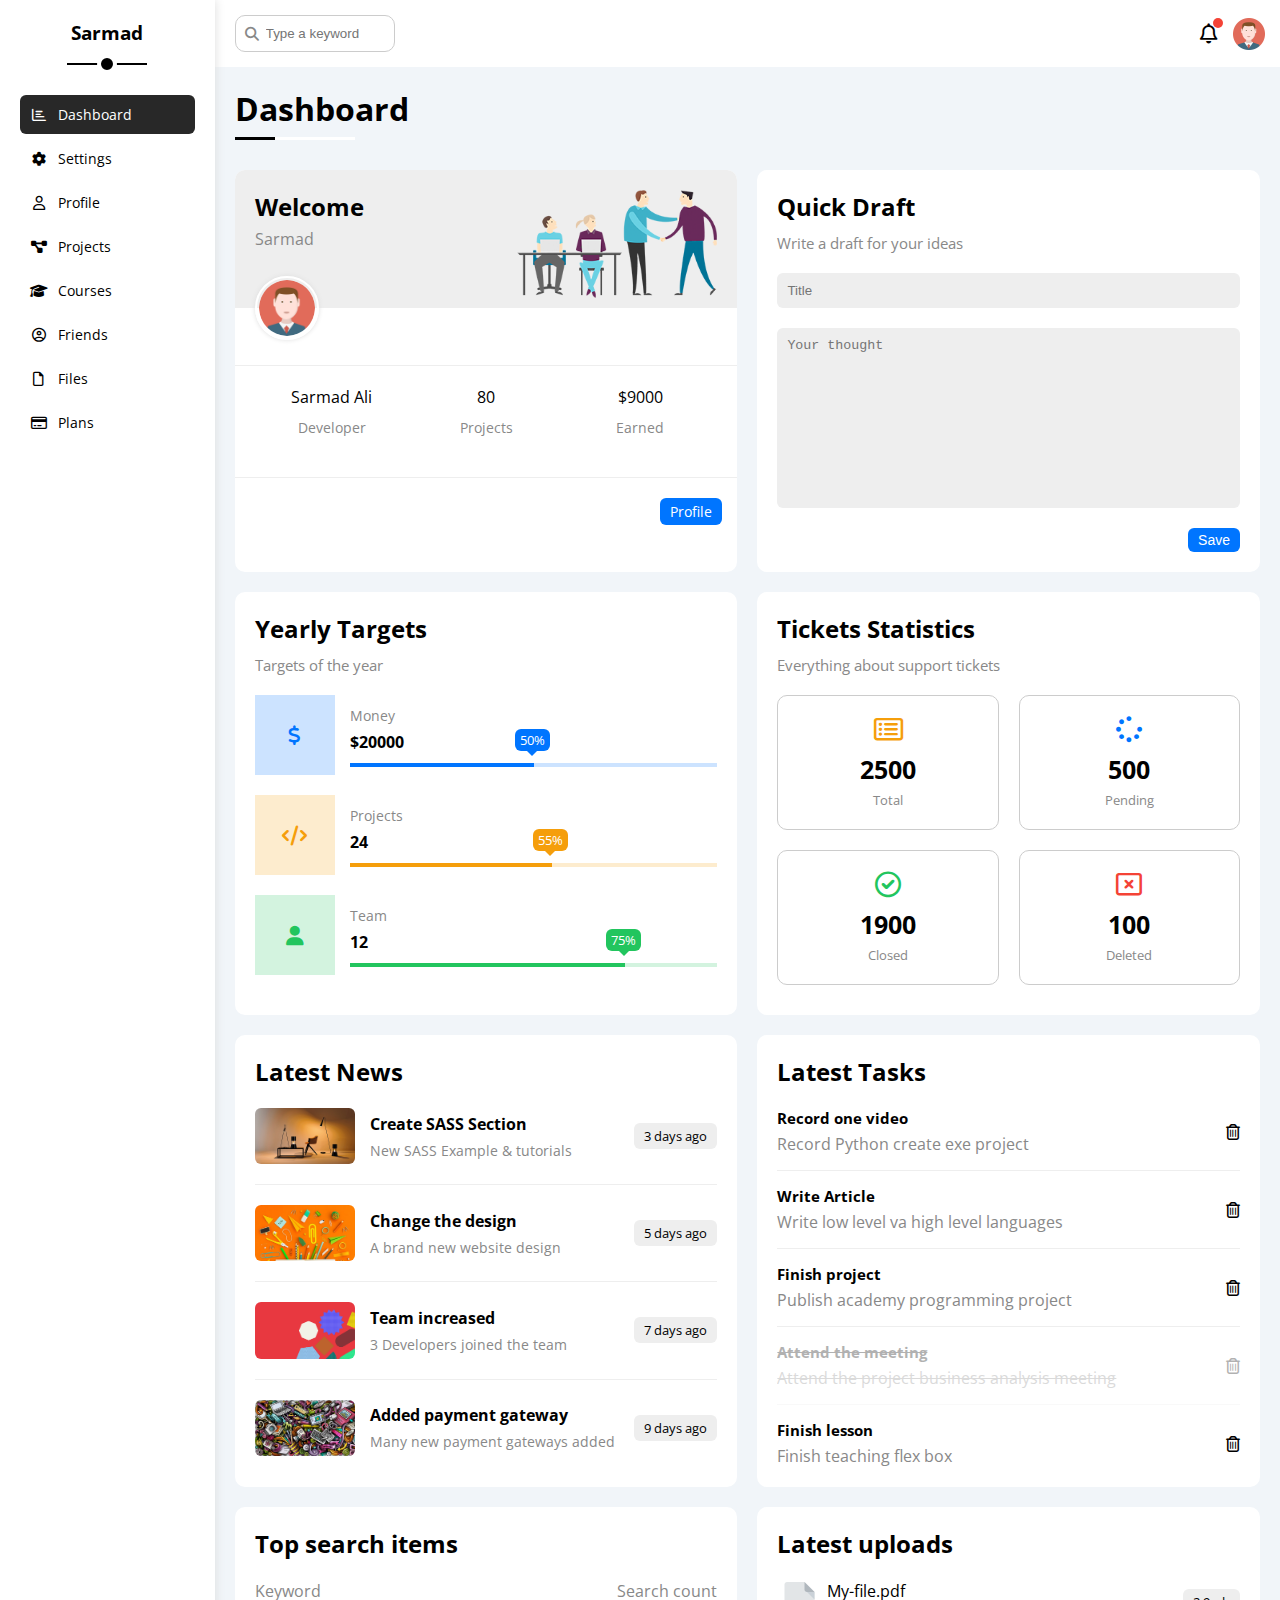
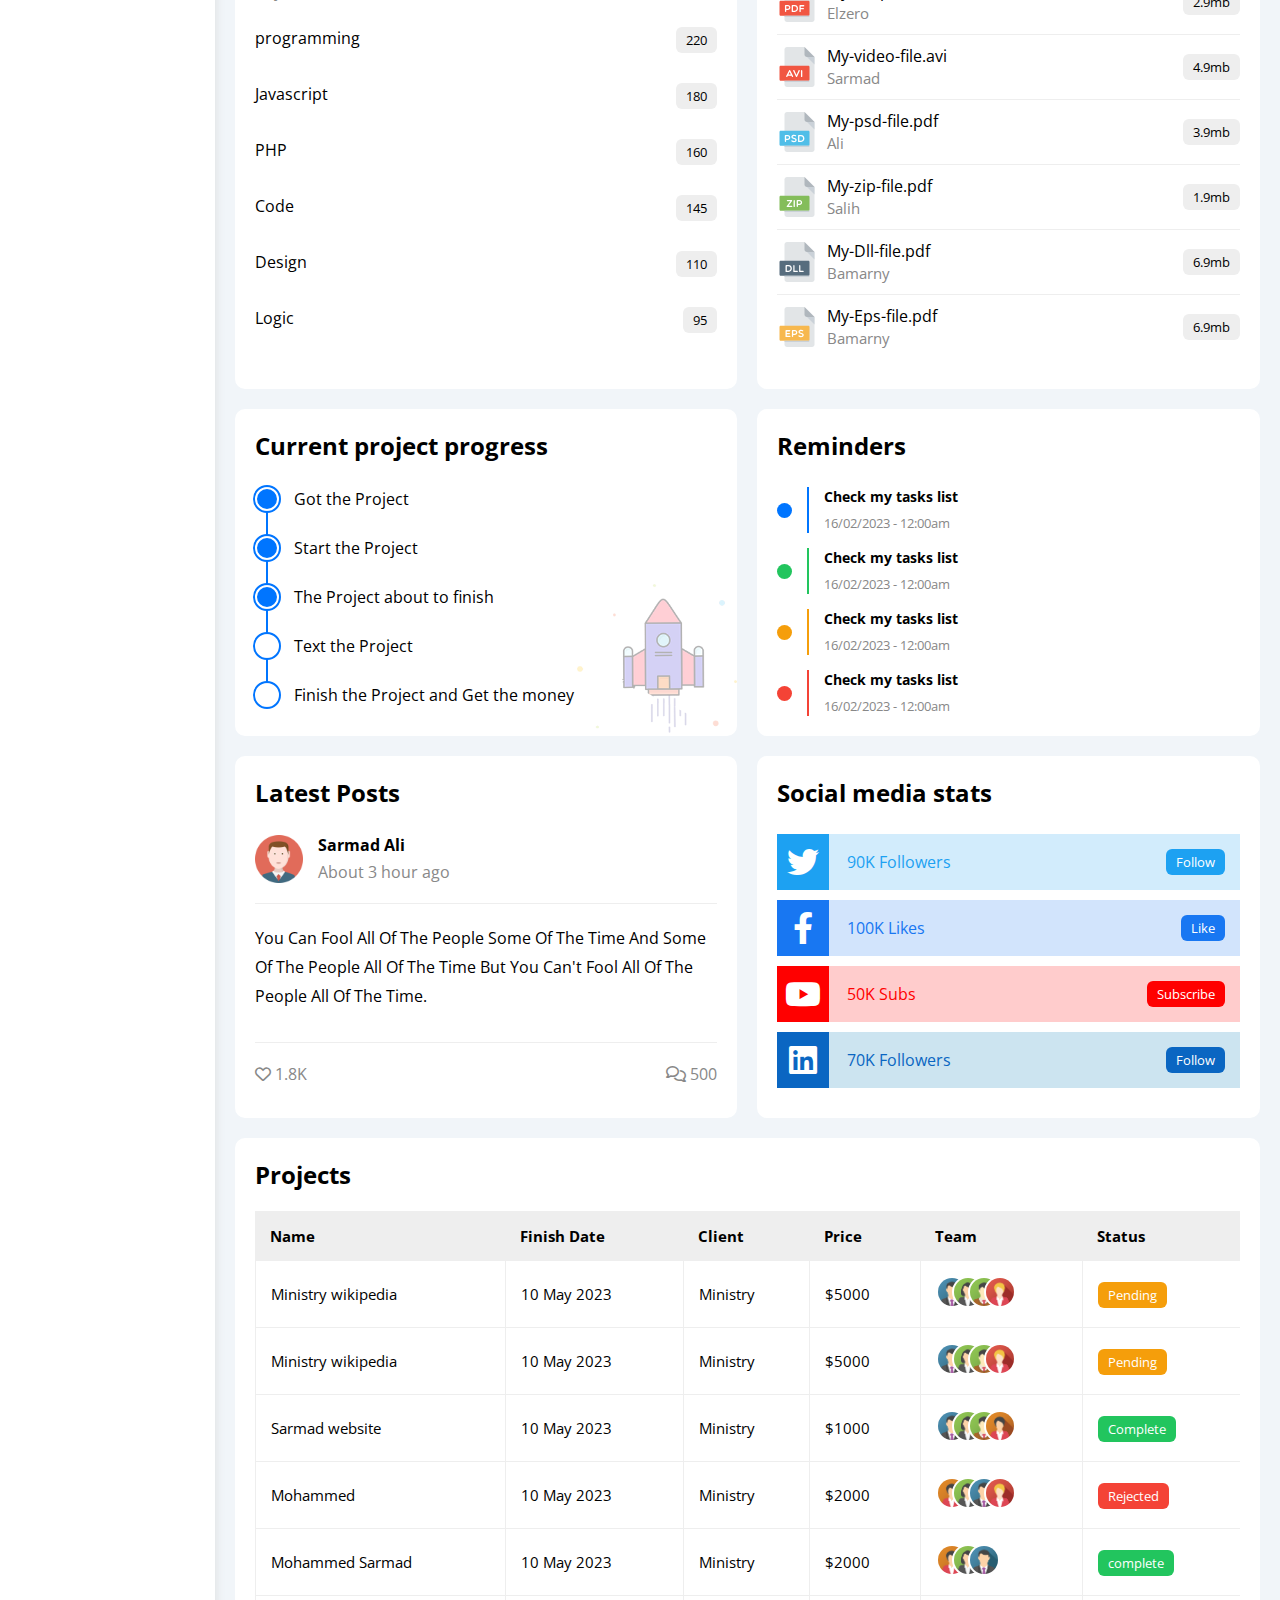
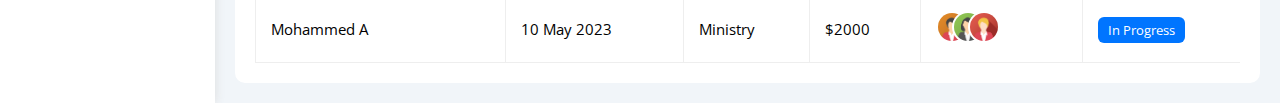
<file: index.html>
<!DOCTYPE html>
<html lang="en">
  <head>
    <meta charset="UTF-8" />
    <meta http-equiv="X-UA-Compatible" content="IE=edge" />
    <meta name="viewport" content="width=device-width, initial-scale=1.0" />
    <title>Dashboard</title>
    <link rel="stylesheet" href="css/all.min.css" />
    <link rel="stylesheet" href="css/framework.css" />
    <link rel="stylesheet" href="css/master.css" />
    <link rel="preconnect" href="https://fonts.googleapis.com" />
    <link rel="preconnect" href="https://fonts.gstatic.com" crossorigin />
    <link
      href="https://fonts.googleapis.com/css2?family=Open+Sans:wght@300;500&display=swap"
      rel="stylesheet"
    />
  </head>
  <body>
    <div class="page d-flex">
      <div class="sidebar bg-white p-20 p-relative">
        <h3 class="p-relative txt-c mt-0">Sarmad</h3>
        <ul>
          <li>
            <a
              class="active d-flex align-center fs-14 c-black rad-6 p-10"
              href="index.html"
            >
              <i class="fa-regular fa-chart-bar fa-fw"></i>
              <span>Dashboard</span>
            </a>
          </li>
          <li>
            <a
              class="d-flex align-center fs-14 c-black rad-6 p-10"
              href="settings.html"
            >
              <i class="fa-solid fa-gear fa-fw"></i>
              <span>Settings</span>
            </a>
          </li>
          <li>
            <a
              class="d-flex align-center fs-14 c-black rad-6 p-10"
              href="profile.html"
            >
              <i class="fa-regular fa-user fa-fw"></i>
              <span>Profile</span>
            </a>
          </li>
          <li>
            <a
              class="d-flex align-center fs-14 c-black rad-6 p-10"
              href="projects.html"
            >
              <i class="fa-solid fa-diagram-project fa-fw"></i>
              <span>Projects</span>
            </a>
          </li>
          <li>
            <a
              class="d-flex align-center fs-14 c-black rad-6 p-10"
              href="courses.html"
            >
              <i class="fa-solid fa-graduation-cap fa-fw"></i>
              <span>Courses</span>
            </a>
          </li>
          <li>
            <a
              class="d-flex align-center fs-14 c-black rad-6 p-10"
              href="friends.html"
            >
              <i class="fa-regular fa-circle-user fa-fw"></i>
              <span>Friends</span>
            </a>
          </li>
          <li>
            <a
              class="d-flex align-center fs-14 c-black rad-6 p-10"
              href="files.html"
            >
              <i class="fa-regular fa-file fa-fw"></i>
              <span>Files</span>
            </a>
          </li>
          <li>
            <a
              class="d-flex align-center fs-14 c-black rad-6 p-10"
              href="plans.html"
            >
              <i class="fa-regular fa-credit-card fa-fw"></i>
              <span>Plans</span>
            </a>
          </li>
        </ul>
      </div>
      <div class="content w-full">
        <!-- Start head -->
        <div class="head bg-white p-15 between-flex">
          <div class="search p-relative">
            <input type="search" class="p-10" placeholder="Type a keyword" />
          </div>
          <div class="icons d-flex align-center">
            <span class="notification p-relative">
              <i class="fa-regular fa-bell fa-lg"></i>
            </span>
            <img src="imgs/avatar.png" alt="" />
          </div>
        </div>
        <!-- End head -->
        <h1 class="p-relative">Dashboard</h1>
        <div class="wrapper d-grid gap-20">
          <!-- Start Welcome Widget -->
          <div class="welcome bg-white rad-10 txt-c-mobile block-mobile">
            <div class="intro p-20 d-flex space-between bg-eee">
              <div>
                <h2 class="m-0">Welcome</h2>
                <p class="c-grey mt-5">Sarmad</p>
              </div>
              <img class="hide-mobile" src="imgs/welcome.png" alt="" />
            </div>
            <img src="imgs/avatar.png" alt="" class="avatar" />
            <div class="body txt-c d-flex p-20 mt-20 mb-20 block-mobile">
              <div>
                Sarmad Ali
                <span class="d-block c-grey fs-14 mt-10">Developer</span>
              </div>
              <div>
                80 <span class="d-block c-grey fs-14 mt-10">Projects</span>
              </div>
              <div>
                $9000 <span class="d-block c-grey fs-14 mt-10">Earned</span>
              </div>
            </div>
            <a
              href="profile.html"
              class="visit d-block fs-14 bg-blue c-white w-fit btn-shape"
              >Profile</a
            >
          </div>
          <!-- End Welcome Widget -->
          <!-- Start Quick Draft Widget -->
          <div class="quick-draft p-20 bg-white rad-10">
            <h2 class="mt-0 mb-10">Quick Draft</h2>
            <p class="mt-0 mb-20 c-grey fs-15">Write a draft for your ideas</p>
            <form>
              <input
                class="d-block mb-20 w-full p-10 b-none bg-eee rad-6"
                type="text"
                placeholder="Title"
              />
              <textarea
                class="d-block mb-20 w-full p-10 b-none bg-eee rad-6"
                placeholder="Your thought"
              ></textarea>
              <input
                class="save d-block fs-14 bg-blue c-white b-none w-fit btn-shape"
                type="submit"
                value="Save"
              />
            </form>
          </div>
          <!-- End Quick Draft Widget -->
          <!-- Start Targets-->
          <div class="targets p-20 bg-white rad-10">
            <h2 class="mt-0 mb-10">Yearly Targets</h2>
            <p class="mt-0 mb-20 c-grey fs-15">Targets of the year</p>
            <div class="target-row mb-20 d-flex align-center blue">
              <div class="icon center-flex">
                <i class="fa-solid fa-dollar-sign fa-lg c-blue"></i>
              </div>
              <div class="details">
                <span class="fs-14 c-grey">Money</span>
                <span class="d-block mt-5 mb-10 fw-bold">$20000</span>
                <div class="progress p-relative">
                  <span class="bg-blue blue" style="width: 50%">
                    <span class="bg-blue">50%</span>
                  </span>
                </div>
              </div>
            </div>
            <div class="target-row mb-20 d-flex align-center orange">
              <div class="icon center-flex">
                <i class="fa-solid fa-code fa-lg c-orange"></i>
              </div>
              <div class="details">
                <span class="fs-14 c-grey">Projects</span>
                <span class="d-block mt-5 mb-10 fw-bold">24</span>
                <div class="progress p-relative">
                  <span class="bg-orange orange" style="width: 55%">
                    <span class="bg-orange">55%</span>
                  </span>
                </div>
              </div>
            </div>
            <div class="target-row mb-20 d-flex align-center green">
              <div class="icon center-flex">
                <i class="fa-solid fa-user fa-lg c-green"></i>
              </div>
              <div class="details">
                <span class="fs-14 c-grey">Team</span>
                <span class="d-block mt-5 mb-10 fw-bold">12</span>
                <div class="progress p-relative">
                  <span class="bg-green green" style="width: 75%">
                    <span class="bg-green">75%</span>
                  </span>
                </div>
              </div>
            </div>
          </div>
          <!-- End Targets-->
          <!-- Start Ticket Widget -->
          <div class="tickets p-20 bg-white rad-10">
            <h2 class="mt-0 mb-10">Tickets Statistics</h2>
            <p class="mt-0 mb-20 c-grey fs-15">
              Everything about support tickets
            </p>
            <div class="d-flex txt-c gap-20 f-wrap">
              <div class="box p-20 rad-10 fs-13 c-grey">
                <i
                  class="fa-regular fa-rectangle-list fa-2x mb-10 c-orange"
                ></i>
                <span class="d-block c-black fw-bold fs-25 mb-5">2500</span>
                Total
              </div>
              <div class="box p-20 rad-10 fs-13 c-grey">
                <i class="fa-solid fa-spinner fa-2x mb-10 c-blue"></i>
                <span class="d-block c-black fw-bold fs-25 mb-5">500</span>
                Pending
              </div>
              <div class="box p-20 rad-10 fs-13 c-grey">
                <i class="fa-regular fa-circle-check fa-2x mb-10 c-green"></i>
                <span class="d-block c-black fw-bold fs-25 mb-5">1900</span>
                Closed
              </div>
              <div class="box p-20 rad-10 fs-13 c-grey">
                <i class="fa-regular fa-rectangle-xmark fa-2x mb-10 c-red"></i>
                <span class="d-block c-black fw-bold fs-25 mb-5">100</span>
                Deleted
              </div>
            </div>
          </div>
          <!-- End Ticket Widget -->
          <!-- Start Latest News -->
          <div class="latest-news p-20 bg-white rad-10 txt-c-mobile">
            <h2 class="mt-0 mb-20">Latest News</h2>
            <div class="news-row d-flex align-center">
              <img src="imgs/news-01.png" alt="" />
              <div class="info">
                <h3>Create SASS Section</h3>
                <p class="m-0 fs-14 c-grey">New SASS Example & tutorials</p>
              </div>
              <div class="btn-shape bg-eee fs-13 label">3 days ago</div>
            </div>
            <div class="news-row d-flex align-center">
              <img src="imgs/news-02.png" alt="" />
              <div class="info">
                <h3>Change the design</h3>
                <p class="m-0 fs-14 c-grey">A brand new website design</p>
              </div>
              <div class="btn-shape bg-eee fs-13 label">5 days ago</div>
            </div>
            <div class="news-row d-flex align-center">
              <img src="imgs/news-03.png" alt="" />
              <div class="info">
                <h3>Team increased</h3>
                <p class="m-0 fs-14 c-grey">3 Developers joined the team</p>
              </div>
              <div class="btn-shape bg-eee fs-13 label">7 days ago</div>
            </div>
            <div class="news-row d-flex align-center">
              <img src="imgs/news-04.png" alt="" />
              <div class="info">
                <h3>Added payment gateway</h3>
                <p class="m-0 fs-14 c-grey">Many new payment gateways added</p>
              </div>
              <div class="btn-shape bg-eee fs-13 label">9 days ago</div>
            </div>
          </div>
          <!-- End Latest News -->
          <!-- Start Tasks -->
          <div class="tasks p-20 bg-white rad-10">
            <h2 class="mt-0 mb-20">Latest Tasks</h2>
            <div class="task-row between-flex">
              <div class="info">
                <h3 class="mt-0 mb-5 fs-15">Record one video</h3>
                <p class="m-0 c-grey">Record Python create exe project</p>
              </div>
              <i class="fa-regular fa-trash-can delete"></i>
            </div>
            <div class="task-row between-flex">
              <div class="info">
                <h3 class="mt-0 mb-5 fs-15">Write Article</h3>
                <p class="m-0 c-grey">
                  Write low level va high level languages
                </p>
              </div>
              <i class="fa-regular fa-trash-can delete"></i>
            </div>
            <div class="task-row between-flex">
              <div class="info">
                <h3 class="mt-0 mb-5 fs-15">Finish project</h3>
                <p class="m-0 c-grey">Publish academy programming project</p>
              </div>
              <i class="fa-regular fa-trash-can delete"></i>
            </div>
            <div class="task-row between-flex done">
              <div class="info">
                <h3 class="mt-0 mb-5 fs-15">Attend the meeting</h3>
                <p class="m-0 c-grey">
                  Attend the project business analysis meeting
                </p>
              </div>
              <i class="fa-regular fa-trash-can delete"></i>
            </div>
            <div class="task-row between-flex">
              <div class="info">
                <h3 class="mt-0 mb-5 fs-15">Finish lesson</h3>
                <p class="m-0 c-grey">Finish teaching flex box</p>
              </div>
              <i class="fa-regular fa-trash-can delete"></i>
            </div>
          </div>
          <!-- End Tasks -->
          <!-- Start top search word widget -->
          <div class="search-items p-20 bg-white rad-10">
            <h2 class="mt-0 mb-20">Top search items</h2>
            <div class="items-head d-flex space-between c-grey mb-10">
              <div>Keyword</div>
              <div>Search count</div>
            </div>
            <div class="items d-flex space-between pt-15 pb-15">
              <span>programming</span>
              <span class="bg-eee fs-13 btn-shape">220</span>
            </div>
            <div class="items d-flex space-between pt-15 pb-15">
              <span>Javascript</span>
              <span class="bg-eee fs-13 btn-shape">180</span>
            </div>
            <div class="items d-flex space-between pt-15 pb-15">
              <span>PHP</span>
              <span class="bg-eee fs-13 btn-shape">160</span>
            </div>
            <div class="items d-flex space-between pt-15 pb-15">
              <span>Code</span>
              <span class="bg-eee fs-13 btn-shape">145</span>
            </div>
            <div class="items d-flex space-between pt-15 pb-15">
              <span>Design</span>
              <span class="bg-eee fs-13 btn-shape">110</span>
            </div>
            <div class="items d-flex space-between pt-15 pb-15">
              <span>Logic</span>
              <span class="bg-eee fs-13 btn-shape">95</span>
            </div>
          </div>
          <!-- End top search word widget -->
          <!-- Start latest uploads -->
          <div class="latest-uploads p-20 bg-white rad-10">
            <h2 class="mt-0 mb-20">Latest uploads</h2>
            <ul class="m-0">
              <li class="between-flex pb-10 mb-10">
                <div class="d-flex align-center">
                  <img class="mr-10" src="imgs/pdf.svg" alt="" />
                  <div>
                    <span class="d-block">My-file.pdf</span>
                    <span class="fs-15 c-grey">Elzero</span>
                  </div>
                </div>
                <div class="bg-eee btn-shape fs-13">2.9mb</div>
              </li>
              <li class="between-flex pb-10 mb-10">
                <div class="d-flex align-center">
                  <img class="mr-10" src="imgs/avi.svg" alt="" />
                  <div>
                    <span class="d-block">My-video-file.avi</span>
                    <span class="fs-15 c-grey">Sarmad</span>
                  </div>
                </div>
                <div class="bg-eee btn-shape fs-13">4.9mb</div>
              </li>
              <li class="between-flex pb-10 mb-10">
                <div class="d-flex align-center">
                  <img class="mr-10" src="imgs/psd.svg" alt="" />
                  <div>
                    <span class="d-block">My-psd-file.pdf</span>
                    <span class="fs-15 c-grey">Ali</span>
                  </div>
                </div>
                <div class="bg-eee btn-shape fs-13">3.9mb</div>
              </li>
              <li class="between-flex pb-10 mb-10">
                <div class="d-flex align-center">
                  <img class="mr-10" src="imgs/zip.svg" alt="" />
                  <div>
                    <span class="d-block">My-zip-file.pdf</span>
                    <span class="fs-15 c-grey">Salih</span>
                  </div>
                </div>
                <div class="bg-eee btn-shape fs-13">1.9mb</div>
              </li>
              <li class="between-flex pb-10 mb-10">
                <div class="d-flex align-center">
                  <img class="mr-10" src="imgs/dll.svg" alt="" />
                  <div>
                    <span class="d-block">My-Dll-file.pdf</span>
                    <span class="fs-15 c-grey">Bamarny</span>
                  </div>
                </div>
                <div class="bg-eee btn-shape fs-13">6.9mb</div>
              </li>
              <li class="between-flex pb-10 mb-10">
                <div class="d-flex align-center">
                  <img class="mr-10" src="imgs/eps.svg" alt="" />
                  <div>
                    <span class="d-block">My-Eps-file.pdf</span>
                    <span class="fs-15 c-grey">Bamarny</span>
                  </div>
                </div>
                <div class="bg-eee btn-shape fs-13">6.9mb</div>
              </li>
            </ul>
          </div>
          <!-- End latest uploads -->
          <!-- Start last project progress widget -->
          <div class="last-project p-20 bg-white rad-10 p-relative">
            <h2 class="mt-0 mb-20">Current project progress</h2>
            <ul class="m-0 p-relative">
              <li class="mt-25 d-flex align-center done">Got the Project</li>
              <li class="mt-25 d-flex align-center done">Start the Project</li>
              <li class="mt-25 d-flex align-center done">
                The Project about to finish
              </li>
              <li class="mt-25 d-flex align-center current">
                Text the Project
              </li>
              <li class="mt-25 d-flex align-center">
                Finish the Project and Get the money
              </li>
            </ul>
            <img
              class="launch-icon hide-mobile"
              src="imgs/project.png"
              alt=""
            />
          </div>
          <!-- End last project progress widget -->
          <!-- Start reminders widget -->
          <div class="reminders p-20 bg-white rad-10 p-relative">
            <h2 class="mt-0 mb-25">Reminders</h2>
            <ul class="m-0">
              <li class="d-flex align-center mt-15">
                <span class="key bg-blue mr-15 d-block rad-half"></span>
                <div class="pl-15 blue">
                  <p class="fs-14 fw-bold mt-0 mb-5">Check my tasks list</p>
                  <span class="fs-13 c-grey">16/02/2023 - 12:00am</span>
                </div>
              </li>
              <li class="d-flex align-center mt-15">
                <span class="key bg-green mr-15 d-block rad-half"></span>
                <div class="pl-15 green">
                  <p class="fs-14 fw-bold mt-0 mb-5">Check my tasks list</p>
                  <span class="fs-13 c-grey">16/02/2023 - 12:00am</span>
                </div>
              </li>
              <li class="d-flex align-center mt-15">
                <span class="key bg-orange mr-15 d-block rad-half"></span>
                <div class="pl-15 orange">
                  <p class="fs-14 fw-bold mt-0 mb-5">Check my tasks list</p>
                  <span class="fs-13 c-grey">16/02/2023 - 12:00am</span>
                </div>
              </li>
              <li class="d-flex align-center mt-15">
                <span class="key bg-red mr-15 d-block rad-half"></span>
                <div class="pl-15 red">
                  <p class="fs-14 fw-bold mt-0 mb-5">Check my tasks list</p>
                  <span class="fs-13 c-grey">16/02/2023 - 12:00am</span>
                </div>
              </li>
            </ul>
          </div>
          <!-- End reminders widget -->
          <!-- Start latest post widget -->
          <div class="latest-post p-20 bg-white rad-10 p-relative">
            <h2 class="mt-0 mb-25">Latest Posts</h2>
            <div class="top d-flex align-center">
              <img class="avatar mr-15" src="imgs/avatar.png" alt="" />
              <div class="info">
                <span class="d-block mb-5 fw-bold">Sarmad Ali</span>
                <span class="c-grey">About 3 hour ago</span>
              </div>
            </div>
            <div class="post-content txt-c-mobile pt-20 pb-20 mt-20 mb-20">
              you can fool all of the people some of the time and some of the
              people all of the time but you can't fool all of the people all of
              the time.
            </div>
            <div class="post-stats between-flex c-grey">
              <div>
                <i class="fa-regular fa-heart"></i>
                <span>1.8K</span>
              </div>
              <div>
                <i class="fa-regular fa-comments"></i>
                <span>500</span>
              </div>
            </div>
          </div>
          <!-- End latest post widget -->
          <!-- Start social media stats widget -->
          <div class="social-media p-20 bg-white rad-10 p-relative">
            <h2 class="mt-0 mb-25">Social media stats</h2>
            <div class="box twitter p-15 p-relative mb-10 between-flex">
              <i
                class="fa-brands fa-twitter fa-2x c-white h-full center-flex"
              ></i>
              <span>90K Followers</span>
              <a class="fs-13 c-white btn-shape" href="#">Follow</a>
            </div>
            <div class="box facebook p-15 p-relative mb-10 between-flex">
              <i
                class="fa-brands fa-facebook-f fa-2x c-white h-full center-flex"
              ></i>
              <span>100K Likes</span>
              <a class="fs-13 c-white btn-shape" href="#">Like</a>
            </div>
            <div class="box youtube p-15 p-relative mb-10 between-flex">
              <i
                class="fa-brands fa-youtube fa-2x c-white h-full center-flex"
              ></i>
              <span>50K Subs</span>
              <a class="fs-13 c-white btn-shape" href="#">Subscribe</a>
            </div>
            <div class="box linkedin p-15 p-relative mb-10 between-flex">
              <i
                class="fa-brands fa-linkedin fa-2x c-white h-full center-flex"
              ></i>
              <span>70K Followers</span>
              <a class="fs-13 c-white btn-shape" href="#">Follow</a>
            </div>
          </div>
          <!-- End social media stats widget -->
        </div>
        <!-- Start projects table -->
        <div class="projects p-20 bg-white rad-10 m-20">
          <h2 class="mt-0 mb-20">Projects</h2>
          <div class="responsive-table">
            <table class="fs-15 w-full">
              <thead>
                <tr>
                  <td>Name</td>
                  <td>Finish Date</td>
                  <td>Client</td>
                  <td>Price</td>
                  <td>Team</td>
                  <td>Status</td>
                </tr>
              </thead>
              <tbody>
                <tr>
                  <td>Ministry wikipedia</td>
                  <td>10 May 2023</td>
                  <td>Ministry</td>
                  <td>$5000</td>
                  <td>
                    <img src="imgs/team-01.png" alt="" />
                    <img src="imgs/team-02.png" alt="" />
                    <img src="imgs/team-03.png" alt="" />
                    <img src="imgs/team-05.png" alt="" />
                  </td>
                  <td>
                    <span class="label btn-shape bg-orange c-white"
                      >Pending</span
                    >
                  </td>
                </tr>
                <tr>
                  <td>Ministry wikipedia</td>
                  <td>10 May 2023</td>
                  <td>Ministry</td>
                  <td>$5000</td>
                  <td>
                    <img src="imgs/team-01.png" alt="" />
                    <img src="imgs/team-02.png" alt="" />
                    <img src="imgs/team-03.png" alt="" />
                    <img src="imgs/team-05.png" alt="" />
                  </td>
                  <td>
                    <span class="label btn-shape bg-orange c-white"
                      >Pending</span
                    >
                  </td>
                </tr>
                <tr>
                  <td>Sarmad website</td>
                  <td>10 May 2023</td>
                  <td>Ministry</td>
                  <td>$1000</td>
                  <td>
                    <img src="imgs/team-01.png" alt="" />
                    <img src="imgs/team-02.png" alt="" />
                    <img src="imgs/team-03.png" alt="" />
                    <img src="imgs/team-04.png" alt="" />
                  </td>
                  <td>
                    <span class="label btn-shape bg-green c-white"
                      >Complete</span
                    >
                  </td>
                </tr>
                <tr>
                  <td>Mohammed</td>
                  <td>10 May 2023</td>
                  <td>Ministry</td>
                  <td>$2000</td>
                  <td>
                    <img src="imgs/team-04.png" alt="" />
                    <img src="imgs/team-02.png" alt="" />
                    <img src="imgs/team-01.png" alt="" />
                    <img src="imgs/team-05.png" alt="" />
                  </td>
                  <td>
                    <span class="label btn-shape bg-red c-white">Rejected</span>
                  </td>
                </tr>
                <tr>
                  <td>Mohammed Sarmad</td>
                  <td>10 May 2023</td>
                  <td>Ministry</td>
                  <td>$2000</td>
                  <td>
                    <img src="imgs/team-04.png" alt="" />
                    <img src="imgs/team-02.png" alt="" />
                    <img src="imgs/team-01.png" alt="" />
                  </td>
                  <td>
                    <span class="label btn-shape bg-green c-white"
                      >complete</span
                    >
                  </td>
                </tr>
                <tr>
                  <td>Mohammed A</td>
                  <td>10 May 2023</td>
                  <td>Ministry</td>
                  <td>$2000</td>
                  <td>
                    <img src="imgs/team-04.png" alt="" />
                    <img src="imgs/team-02.png" alt="" />
                    <img src="imgs/team-05.png" alt="" />
                  </td>
                  <td>
                    <span class="label btn-shape bg-blue c-white"
                      >In Progress</span
                    >
                  </td>
                </tr>
              </tbody>
            </table>
          </div>
        </div>
        <!-- End projects table -->
      </div>
    </div>
  </body>
</html>
</file>
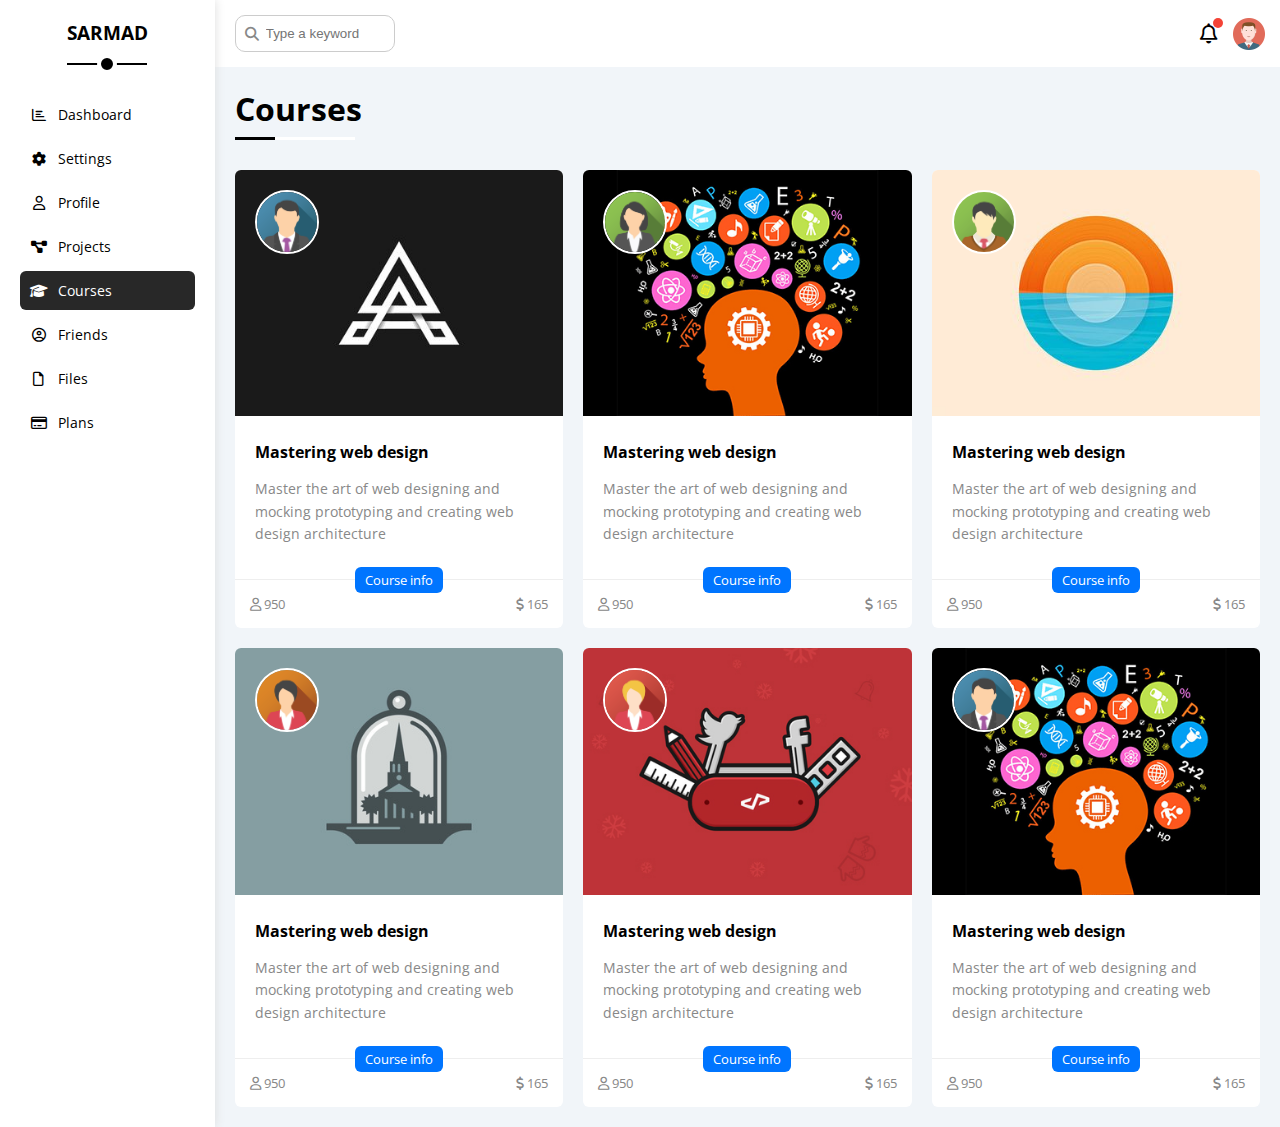
<file: courses.html>
<!DOCTYPE html>
<html lang="en">
  <head>
    <meta charset="UTF-8" />
    <meta http-equiv="X-UA-Compatible" content="IE=edge" />
    <meta name="viewport" content="width=device-width, initial-scale=1.0" />
    <title>Courses</title>
    <link rel="stylesheet" href="css/all.min.css" />
    <link rel="stylesheet" href="css/framework.css" />
    <link rel="stylesheet" href="css/master.css" />
    <link rel="preconnect" href="https://fonts.googleapis.com" />
    <link rel="preconnect" href="https://fonts.gstatic.com" crossorigin />
    <link
      href="https://fonts.googleapis.com/css2?family=Open+Sans:wght@300;500&display=swap"
      rel="stylesheet"
    />
  </head>
  <body>
    <div class="page d-flex">
      <div class="sidebar bg-white p-20 p-relative">
        <h3 class="p-relative txt-c mt-0">SARMAD</h3>
        <ul>
          <li>
            <a
              class="d-flex align-center fs-14 c-black rad-6 p-10"
              href="index.html"
            >
              <i class="fa-regular fa-chart-bar fa-fw"></i>
              <span>Dashboard</span>
            </a>
          </li>
          <li>
            <a
              class="d-flex align-center fs-14 c-black rad-6 p-10"
              href="settings.html"
            >
              <i class="fa-solid fa-gear fa-fw"></i>
              <span>Settings</span>
            </a>
          </li>
          <li>
            <a
              class="d-flex align-center fs-14 c-black rad-6 p-10"
              href="profile.html"
            >
              <i class="fa-regular fa-user fa-fw"></i>
              <span>Profile</span>
            </a>
          </li>
          <li>
            <a
              class="d-flex align-center fs-14 c-black rad-6 p-10"
              href="projects.html"
            >
              <i class="fa-solid fa-diagram-project fa-fw"></i>
              <span>Projects</span>
            </a>
          </li>
          <li>
            <a
              class="active d-flex align-center fs-14 c-black rad-6 p-10"
              href="courses.html"
            >
              <i class="fa-solid fa-graduation-cap fa-fw"></i>
              <span>Courses</span>
            </a>
          </li>
          <li>
            <a
              class="d-flex align-center fs-14 c-black rad-6 p-10"
              href="friends.html"
            >
              <i class="fa-regular fa-circle-user fa-fw"></i>
              <span>Friends</span>
            </a>
          </li>
          <li>
            <a
              class="d-flex align-center fs-14 c-black rad-6 p-10"
              href="files.html"
            >
              <i class="fa-regular fa-file fa-fw"></i>
              <span>Files</span>
            </a>
          </li>
          <li>
            <a
              class="d-flex align-center fs-14 c-black rad-6 p-10"
              href="plans.html"
            >
              <i class="fa-regular fa-credit-card fa-fw"></i>
              <span>Plans</span>
            </a>
          </li>
        </ul>
      </div>
      <div class="content w-full">
        <!-- Start head -->
        <div class="head bg-white p-15 between-flex">
          <div class="search p-relative">
            <input type="search" class="p-10" placeholder="Type a keyword" />
          </div>
          <div class="icons d-flex align-center">
            <span class="notification p-relative">
              <i class="fa-regular fa-bell fa-lg"></i>
            </span>
            <img src="imgs/avatar.png" alt="" />
          </div>
        </div>
        <!-- End head -->
        <h1 class="p-relative">Courses</h1>
        <div class="courses-page d-grid m-20 gap-20">
          <div class="course bg-white rad-6 p-relative">
            <img class="cover" src="imgs/course-01.jpg" alt="" />
            <img class="instructor" src="imgs/team-01.png" alt="" />
            <div class="p-20">
              <h4 class="m-0">Mastering web design</h4>
              <p class="description c-grey mt-15 fs-14">
                Master the art of web designing and mocking prototyping and
                creating web design architecture
              </p>
            </div>
            <div class="info p-15 p-relative between-flex">
              <span class="title bg-blue c-white btn-shape">Course info</span>
              <span class="c-grey">
                <i class="fa-regular fa-user"></i>
                950
              </span>
              <span class="c-grey">
                <i class="fa-solid fa-dollar-sign"></i>
                165
              </span>
            </div>
          </div>
          <div class="course bg-white rad-6 p-relative">
            <img class="cover" src="imgs/course-02.jpg" alt="" />
            <img class="instructor" src="imgs/team-02.png" alt="" />
            <div class="p-20">
              <h4 class="m-0">Mastering web design</h4>
              <p class="description c-grey mt-15 fs-14">
                Master the art of web designing and mocking prototyping and
                creating web design architecture
              </p>
            </div>
            <div class="info p-15 p-relative between-flex">
              <span class="title bg-blue c-white btn-shape">Course info</span>
              <span class="c-grey">
                <i class="fa-regular fa-user"></i>
                950
              </span>
              <span class="c-grey">
                <i class="fa-solid fa-dollar-sign"></i>
                165
              </span>
            </div>
          </div>
          <div class="course bg-white rad-6 p-relative">
            <img class="cover" src="imgs/course-03.jpg" alt="" />
            <img class="instructor" src="imgs/team-03.png" alt="" />
            <div class="p-20">
              <h4 class="m-0">Mastering web design</h4>
              <p class="description c-grey mt-15 fs-14">
                Master the art of web designing and mocking prototyping and
                creating web design architecture
              </p>
            </div>
            <div class="info p-15 p-relative between-flex">
              <span class="title bg-blue c-white btn-shape">Course info</span>
              <span class="c-grey">
                <i class="fa-regular fa-user"></i>
                950
              </span>
              <span class="c-grey">
                <i class="fa-solid fa-dollar-sign"></i>
                165
              </span>
            </div>
          </div>
          <div class="course bg-white rad-6 p-relative">
            <img class="cover" src="imgs/course-04.jpg" alt="" />
            <img class="instructor" src="imgs/team-04.png" alt="" />
            <div class="p-20">
              <h4 class="m-0">Mastering web design</h4>
              <p class="description c-grey mt-15 fs-14">
                Master the art of web designing and mocking prototyping and
                creating web design architecture
              </p>
            </div>
            <div class="info p-15 p-relative between-flex">
              <span class="title bg-blue c-white btn-shape">Course info</span>
              <span class="c-grey">
                <i class="fa-regular fa-user"></i>
                950
              </span>
              <span class="c-grey">
                <i class="fa-solid fa-dollar-sign"></i>
                165
              </span>
            </div>
          </div>
          <div class="course bg-white rad-6 p-relative">
            <img class="cover" src="imgs/course-05.jpg" alt="" />
            <img class="instructor" src="imgs/team-05.png" alt="" />
            <div class="p-20">
              <h4 class="m-0">Mastering web design</h4>
              <p class="description c-grey mt-15 fs-14">
                Master the art of web designing and mocking prototyping and
                creating web design architecture
              </p>
            </div>
            <div class="info p-15 p-relative between-flex">
              <span class="title bg-blue c-white btn-shape">Course info</span>
              <span class="c-grey">
                <i class="fa-regular fa-user"></i>
                950
              </span>
              <span class="c-grey">
                <i class="fa-solid fa-dollar-sign"></i>
                165
              </span>
            </div>
          </div>
          <div class="course bg-white rad-6 p-relative">
            <img class="cover" src="imgs/course-02.jpg" alt="" />
            <img class="instructor" src="imgs/team-01.png" alt="" />
            <div class="p-20">
              <h4 class="m-0">Mastering web design</h4>
              <p class="description c-grey mt-15 fs-14">
                Master the art of web designing and mocking prototyping and
                creating web design architecture
              </p>
            </div>
            <div class="info p-15 p-relative between-flex">
              <span class="title bg-blue c-white btn-shape">Course info</span>
              <span class="c-grey">
                <i class="fa-regular fa-user"></i>
                950
              </span>
              <span class="c-grey">
                <i class="fa-solid fa-dollar-sign"></i>
                165
              </span>
            </div>
          </div>
        </div>
      </div>
    </div>
  </body>
</html>
</file>
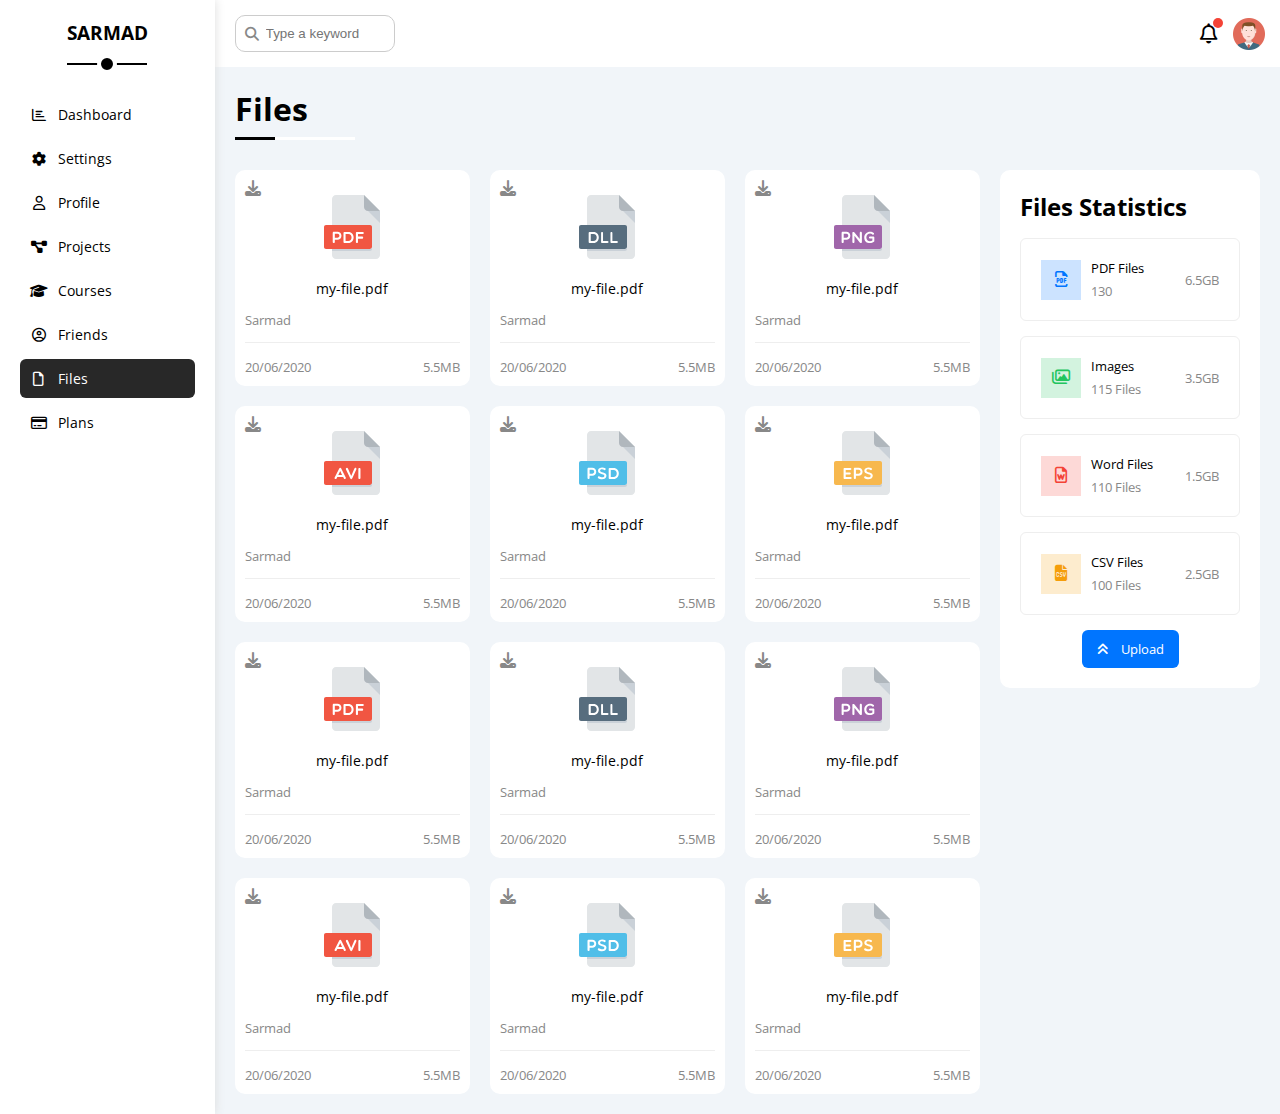
<file: files.html>
<!DOCTYPE html>
<html lang="en">
  <head>
    <meta charset="UTF-8" />
    <meta http-equiv="X-UA-Compatible" content="IE=edge" />
    <meta name="viewport" content="width=device-width, initial-scale=1.0" />
    <title>Files</title>
    <link rel="stylesheet" href="css/all.min.css" />
    <link rel="stylesheet" href="css/framework.css" />
    <link rel="stylesheet" href="css/master.css" />
    <link rel="preconnect" href="https://fonts.googleapis.com" />
    <link rel="preconnect" href="https://fonts.gstatic.com" crossorigin />
    <link
      href="https://fonts.googleapis.com/css2?family=Open+Sans:wght@300;500&display=swap"
      rel="stylesheet"
    />
  </head>
  <body>
    <div class="page d-flex">
      <div class="sidebar bg-white p-20 p-relative">
        <h3 class="p-relative txt-c mt-0">SARMAD</h3>
        <ul>
          <li>
            <a
              class="d-flex align-center fs-14 c-black rad-6 p-10"
              href="index.html"
            >
              <i class="fa-regular fa-chart-bar fa-fw"></i>
              <span>Dashboard</span>
            </a>
          </li>
          <li>
            <a
              class="d-flex align-center fs-14 c-black rad-6 p-10"
              href="settings.html"
            >
              <i class="fa-solid fa-gear fa-fw"></i>
              <span>Settings</span>
            </a>
          </li>
          <li>
            <a
              class="d-flex align-center fs-14 c-black rad-6 p-10"
              href="profile.html"
            >
              <i class="fa-regular fa-user fa-fw"></i>
              <span>Profile</span>
            </a>
          </li>
          <li>
            <a
              class="d-flex align-center fs-14 c-black rad-6 p-10"
              href="projects.html"
            >
              <i class="fa-solid fa-diagram-project fa-fw"></i>
              <span>Projects</span>
            </a>
          </li>
          <li>
            <a
              class="d-flex align-center fs-14 c-black rad-6 p-10"
              href="courses.html"
            >
              <i class="fa-solid fa-graduation-cap fa-fw"></i>
              <span>Courses</span>
            </a>
          </li>
          <li>
            <a
              class="d-flex align-center fs-14 c-black rad-6 p-10"
              href="friends.html"
            >
              <i class="fa-regular fa-circle-user fa-fw"></i>
              <span>Friends</span>
            </a>
          </li>
          <li>
            <a
              class="active d-flex align-center fs-14 c-black rad-6 p-10"
              href="files.html"
            >
              <i class="fa-regular fa-file fa-fw"></i>
              <span>Files</span>
            </a>
          </li>
          <li>
            <a
              class="d-flex align-center fs-14 c-black rad-6 p-10"
              href="plans.html"
            >
              <i class="fa-regular fa-credit-card fa-fw"></i>
              <span>Plans</span>
            </a>
          </li>
        </ul>
      </div>
      <div class="content w-full">
        <!-- Start head -->
        <div class="head bg-white p-15 between-flex">
          <div class="search p-relative">
            <input type="search" class="p-10" placeholder="Type a keyword" />
          </div>
          <div class="icons d-flex align-center">
            <span class="notification p-relative">
              <i class="fa-regular fa-bell fa-lg"></i>
            </span>
            <img src="imgs/avatar.png" alt="" />
          </div>
        </div>
        <!-- End head -->
        <h1 class="p-relative">Files</h1>
        <div class="files-page d-flex m-20 gap-20">
          <div class="files-stats p-20 bg-white rad-10">
            <h2 class="mt-0 mb-15 txt-c-mobile">Files Statistics</h2>
            <div class="d-flex align-center border-eee p-20 rad-6 mb-15 fs-13">
              <i
                class="fa-regular fa-file-pdf fa-lg blue center-flex c-blue icon"
              ></i>
              <div class="info">
                <span>PDF Files</span>
                <span class="c-grey d-block mt-5">130</span>
              </div>
              <div class="size c-grey">6.5GB</div>
            </div>
            <div class="d-flex align-center border-eee p-20 rad-6 mb-15 fs-13">
              <i
                class="fa-regular fa-images fa-lg green center-flex c-green icon"
              ></i>
              <div class="info">
                <span>Images</span>
                <span class="c-grey d-block mt-5">115 Files</span>
              </div>
              <div class="size c-grey">3.5GB</div>
            </div>
            <div class="d-flex align-center border-eee p-20 rad-6 mb-15 fs-13">
              <i
                class="fa-regular fa-file-word fa-lg red center-flex c-red icon"
              ></i>
              <div class="info">
                <span>Word Files</span>
                <span class="c-grey d-block mt-5">110 Files</span>
              </div>
              <div class="size c-grey">1.5GB</div>
            </div>
            <div class="d-flex align-center border-eee p-20 rad-6 mb-15 fs-13">
              <i
                class="fa-solid fa-file-csv fa-lg orange center-flex c-orange icon"
              ></i>
              <div class="info">
                <span>CSV Files</span>
                <span class="c-grey d-block mt-5">100 Files</span>
              </div>
              <div class="size c-grey">2.5GB</div>
            </div>
            <a
              class="upload bg-blue c-white fs-13 rad-6 d-block w-fit"
              href="#"
            >
              <i class="fa-solid fa-angles-up mr-10"></i>
              Upload
            </a>
          </div>
          <div class="files-content d-grid gap-20">
            <div class="file bg-white p-10 rad-10">
              <i class="fa-solid fa-download c-grey p-absolute"></i>
              <div class="icon txt-c">
                <img class="mt-15 mb-15" src="imgs/pdf.svg" alt="" />
              </div>
              <div class="txt-c mb-10 fs-14">my-file.pdf</div>
              <p class="c-grey fs-13">Sarmad</p>
              <div class="info between-flex mt-10 pt-15 fs-13 c-grey">
                <span>20/06/2020</span>
                <span>5.5MB</span>
              </div>
            </div>
            <div class="file bg-white p-10 rad-10">
              <i class="fa-solid fa-download c-grey p-absolute"></i>
              <div class="icon txt-c">
                <img class="mt-15 mb-15" src="imgs/dll.svg" alt="" />
              </div>
              <div class="txt-c mb-10 fs-14">my-file.pdf</div>
              <p class="c-grey fs-13">Sarmad</p>
              <div class="info between-flex mt-10 pt-15 fs-13 c-grey">
                <span>20/06/2020</span>
                <span>5.5MB</span>
              </div>
            </div>
            <div class="file bg-white p-10 rad-10">
              <i class="fa-solid fa-download c-grey p-absolute"></i>
              <div class="icon txt-c">
                <img class="mt-15 mb-15" src="imgs/png.svg" alt="" />
              </div>
              <div class="txt-c mb-10 fs-14">my-file.pdf</div>
              <p class="c-grey fs-13">Sarmad</p>
              <div class="info between-flex mt-10 pt-15 fs-13 c-grey">
                <span>20/06/2020</span>
                <span>5.5MB</span>
              </div>
            </div>
            <div class="file bg-white p-10 rad-10">
              <i class="fa-solid fa-download c-grey p-absolute"></i>
              <div class="icon txt-c">
                <img class="mt-15 mb-15" src="imgs/avi.svg" alt="" />
              </div>
              <div class="txt-c mb-10 fs-14">my-file.pdf</div>
              <p class="c-grey fs-13">Sarmad</p>
              <div class="info between-flex mt-10 pt-15 fs-13 c-grey">
                <span>20/06/2020</span>
                <span>5.5MB</span>
              </div>
            </div>
            <div class="file bg-white p-10 rad-10">
              <i class="fa-solid fa-download c-grey p-absolute"></i>
              <div class="icon txt-c">
                <img class="mt-15 mb-15" src="imgs/psd.svg" alt="" />
              </div>
              <div class="txt-c mb-10 fs-14">my-file.pdf</div>
              <p class="c-grey fs-13">Sarmad</p>
              <div class="info between-flex mt-10 pt-15 fs-13 c-grey">
                <span>20/06/2020</span>
                <span>5.5MB</span>
              </div>
            </div>
            <div class="file bg-white p-10 rad-10">
              <i class="fa-solid fa-download c-grey p-absolute"></i>
              <div class="icon txt-c">
                <img class="mt-15 mb-15" src="imgs/eps.svg" alt="" />
              </div>
              <div class="txt-c mb-10 fs-14">my-file.pdf</div>
              <p class="c-grey fs-13">Sarmad</p>
              <div class="info between-flex mt-10 pt-15 fs-13 c-grey">
                <span>20/06/2020</span>
                <span>5.5MB</span>
              </div>
            </div>
            <div class="file bg-white p-10 rad-10">
              <i class="fa-solid fa-download c-grey p-absolute"></i>
              <div class="icon txt-c">
                <img class="mt-15 mb-15" src="imgs/pdf.svg" alt="" />
              </div>
              <div class="txt-c mb-10 fs-14">my-file.pdf</div>
              <p class="c-grey fs-13">Sarmad</p>
              <div class="info between-flex mt-10 pt-15 fs-13 c-grey">
                <span>20/06/2020</span>
                <span>5.5MB</span>
              </div>
            </div>
            <div class="file bg-white p-10 rad-10">
              <i class="fa-solid fa-download c-grey p-absolute"></i>
              <div class="icon txt-c">
                <img class="mt-15 mb-15" src="imgs/dll.svg" alt="" />
              </div>
              <div class="txt-c mb-10 fs-14">my-file.pdf</div>
              <p class="c-grey fs-13">Sarmad</p>
              <div class="info between-flex mt-10 pt-15 fs-13 c-grey">
                <span>20/06/2020</span>
                <span>5.5MB</span>
              </div>
            </div>
            <div class="file bg-white p-10 rad-10">
              <i class="fa-solid fa-download c-grey p-absolute"></i>
              <div class="icon txt-c">
                <img class="mt-15 mb-15" src="imgs/png.svg" alt="" />
              </div>
              <div class="txt-c mb-10 fs-14">my-file.pdf</div>
              <p class="c-grey fs-13">Sarmad</p>
              <div class="info between-flex mt-10 pt-15 fs-13 c-grey">
                <span>20/06/2020</span>
                <span>5.5MB</span>
              </div>
            </div>
            <div class="file bg-white p-10 rad-10">
              <i class="fa-solid fa-download c-grey p-absolute"></i>
              <div class="icon txt-c">
                <img class="mt-15 mb-15" src="imgs/avi.svg" alt="" />
              </div>
              <div class="txt-c mb-10 fs-14">my-file.pdf</div>
              <p class="c-grey fs-13">Sarmad</p>
              <div class="info between-flex mt-10 pt-15 fs-13 c-grey">
                <span>20/06/2020</span>
                <span>5.5MB</span>
              </div>
            </div>
            <div class="file bg-white p-10 rad-10">
              <i class="fa-solid fa-download c-grey p-absolute"></i>
              <div class="icon txt-c">
                <img class="mt-15 mb-15" src="imgs/psd.svg" alt="" />
              </div>
              <div class="txt-c mb-10 fs-14">my-file.pdf</div>
              <p class="c-grey fs-13">Sarmad</p>
              <div class="info between-flex mt-10 pt-15 fs-13 c-grey">
                <span>20/06/2020</span>
                <span>5.5MB</span>
              </div>
            </div>
            <div class="file bg-white p-10 rad-10">
              <i class="fa-solid fa-download c-grey p-absolute"></i>
              <div class="icon txt-c">
                <img class="mt-15 mb-15" src="imgs/eps.svg" alt="" />
              </div>
              <div class="txt-c mb-10 fs-14">my-file.pdf</div>
              <p class="c-grey fs-13">Sarmad</p>
              <div class="info between-flex mt-10 pt-15 fs-13 c-grey">
                <span>20/06/2020</span>
                <span>5.5MB</span>
              </div>
            </div>
          </div>
        </div>
      </div>
    </div>
  </body>
</html>
</file>
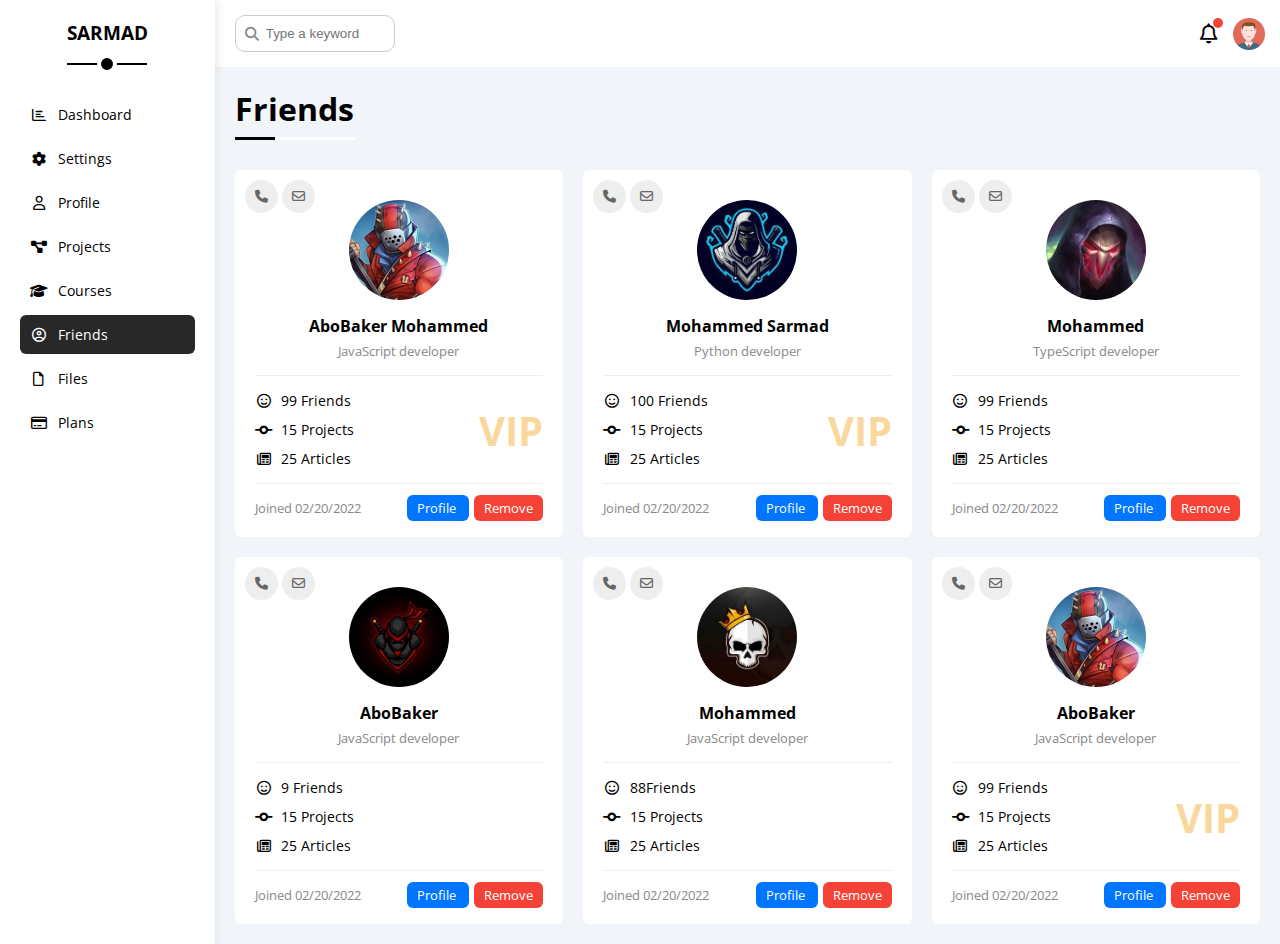
<file: friends.html>
<!DOCTYPE html>
<html lang="en">
  <head>
    <meta charset="UTF-8" />
    <meta http-equiv="X-UA-Compatible" content="IE=edge" />
    <meta name="viewport" content="width=device-width, initial-scale=1.0" />
    <title>Friends</title>
    <link rel="stylesheet" href="css/all.min.css" />
    <link rel="stylesheet" href="css/framework.css" />
    <link rel="stylesheet" href="css/master.css" />
    <link rel="preconnect" href="https://fonts.googleapis.com" />
    <link rel="preconnect" href="https://fonts.gstatic.com" crossorigin />
    <link
      href="https://fonts.googleapis.com/css2?family=Open+Sans:wght@300;500&display=swap"
      rel="stylesheet"
    />
  </head>
  <body>
    <div class="page d-flex">
      <div class="sidebar bg-white p-20 p-relative">
        <h3 class="p-relative txt-c mt-0">SARMAD</h3>
        <ul>
          <li>
            <a
              class="d-flex align-center fs-14 c-black rad-6 p-10"
              href="index.html"
            >
              <i class="fa-regular fa-chart-bar fa-fw"></i>
              <span>Dashboard</span>
            </a>
          </li>
          <li>
            <a
              class="d-flex align-center fs-14 c-black rad-6 p-10"
              href="settings.html"
            >
              <i class="fa-solid fa-gear fa-fw"></i>
              <span>Settings</span>
            </a>
          </li>
          <li>
            <a
              class="d-flex align-center fs-14 c-black rad-6 p-10"
              href="profile.html"
            >
              <i class="fa-regular fa-user fa-fw"></i>
              <span>Profile</span>
            </a>
          </li>
          <li>
            <a
              class="d-flex align-center fs-14 c-black rad-6 p-10"
              href="projects.html"
            >
              <i class="fa-solid fa-diagram-project fa-fw"></i>
              <span>Projects</span>
            </a>
          </li>
          <li>
            <a
              class="d-flex align-center fs-14 c-black rad-6 p-10"
              href="courses.html"
            >
              <i class="fa-solid fa-graduation-cap fa-fw"></i>
              <span>Courses</span>
            </a>
          </li>
          <li>
            <a
              class="active d-flex align-center fs-14 c-black rad-6 p-10"
              href="friends.html"
            >
              <i class="fa-regular fa-circle-user fa-fw"></i>
              <span>Friends</span>
            </a>
          </li>
          <li>
            <a
              class="d-flex align-center fs-14 c-black rad-6 p-10"
              href="files.html"
            >
              <i class="fa-regular fa-file fa-fw"></i>
              <span>Files</span>
            </a>
          </li>
          <li>
            <a
              class="d-flex align-center fs-14 c-black rad-6 p-10"
              href="plans.html"
            >
              <i class="fa-regular fa-credit-card fa-fw"></i>
              <span>Plans</span>
            </a>
          </li>
        </ul>
      </div>
      <div class="content w-full">
        <!-- Start head -->
        <div class="head bg-white p-15 between-flex">
          <div class="search p-relative">
            <input type="search" class="p-10" placeholder="Type a keyword" />
          </div>
          <div class="icons d-flex align-center">
            <span class="notification p-relative">
              <i class="fa-regular fa-bell fa-lg"></i>
            </span>
            <img src="imgs/avatar.png" alt="" />
          </div>
        </div>
        <!-- End head -->
        <h1 class="p-relative">Friends</h1>
        <div class="friends-page d-grid m-20 gap-20">
          <div class="friend bg-white rad-6 p-20 p-relative">
            <div class="contact">
              <i class="fa-solid fa-phone"></i>
              <i class="fa-regular fa-envelope"></i>
            </div>
            <div class="txt-c">
              <img
                class="rad-half mt-10 mb-10 w-100 h-100"
                src="imgs/friend-01.jpg"
                alt=""
              />
              <h4 class="m-0">AboBaker Mohammed</h4>
              <p class="c-grey fs-13 mt-5 mb-0">JavaScript developer</p>
            </div>
            <div class="icons fs-14 p-relative">
              <div class="mb-10">
                <i class="fa-regular fa-face-smile fa-fw"></i>
                <span>99 Friends</span>
              </div>
              <div class="mb-10">
                <i class="fa-solid fa-code-commit fa-fw"></i>
                <span>15 Projects</span>
              </div>
              <div>
                <i class="fa-regular fa-newspaper fa-fw"></i>
                <span>25 Articles</span>
              </div>
              <span class="vip fw-bold c-orange">VIP</span>
            </div>
            <div class="info between-flex fs-13">
              <span class="c-grey">Joined 02/20/2022</span>
              <div>
                <a class="bg-blue c-white btn-shape mr-5" href="profile.html">Profile</ac>
                <a class="bg-red c-white btn-shape" href="#">Remove</a>
              </div>
            </div>
          </div>
          <div class="friend bg-white rad-6 p-20 p-relative">
            <div class="contact">
              <i class="fa-solid fa-phone"></i>
              <i class="fa-regular fa-envelope"></i>
            </div>
            <div class="txt-c">
              <img
                class="rad-half mt-10 mb-10 w-100 h-100"
                src="imgs/friend-02.jpg"
                alt=""
              />
              <h4 class="m-0">Mohammed Sarmad</h4>
              <p class="c-grey fs-13 mt-5 mb-0">Python developer</p>
            </div>
            <div class="icons fs-14 p-relative">
              <div class="mb-10">
                <i class="fa-regular fa-face-smile fa-fw"></i>
                <span>100 Friends</span>
              </div>
              <div class="mb-10">
                <i class="fa-solid fa-code-commit fa-fw"></i>
                <span>15 Projects</span>
              </div>
              <div>
                <i class="fa-regular fa-newspaper fa-fw"></i>
                <span>25 Articles</span>
              </div>
              <span class="vip fw-bold c-orange">VIP</span>
            </div>
            <div class="info between-flex fs-13">
              <span class="c-grey">Joined 02/20/2022</span>
              <div>
                <a class="bg-blue c-white btn-shape mr-5" href="profile.html">Profile</ac>
                <a class="bg-red c-white btn-shape" href="#">Remove</a>
              </div>
            </div>
          </div>
          <div class="friend bg-white rad-6 p-20 p-relative">
            <div class="contact">
              <i class="fa-solid fa-phone"></i>
              <i class="fa-regular fa-envelope"></i>
            </div>
            <div class="txt-c">
              <img
                class="rad-half mt-10 mb-10 w-100 h-100"
                src="imgs/friend-03.jpg"
                alt=""
              />
              <h4 class="m-0">Mohammed</h4>
              <p class="c-grey fs-13 mt-5 mb-0">TypeScript developer</p>
            </div>
            <div class="icons fs-14 p-relative">
              <div class="mb-10">
                <i class="fa-regular fa-face-smile fa-fw"></i>
                <span>99 Friends</span>
              </div>
              <div class="mb-10">
                <i class="fa-solid fa-code-commit fa-fw"></i>
                <span>15 Projects</span>
              </div>
              <div>
                <i class="fa-regular fa-newspaper fa-fw"></i>
                <span>25 Articles</span>
              </div>
              <span class="vip fw-bold c-orange"></span>
            </div>
            <div class="info between-flex fs-13">
              <span class="c-grey">Joined 02/20/2022</span>
              <div>
                <a class="bg-blue c-white btn-shape mr-5" href="profile.html">Profile</ac>
                <a class="bg-red c-white btn-shape" href="#">Remove</a>
              </div>
            </div>
          </div>
          <div class="friend bg-white rad-6 p-20 p-relative">
            <div class="contact">
              <i class="fa-solid fa-phone"></i>
              <i class="fa-regular fa-envelope"></i>
            </div>
            <div class="txt-c">
              <img
                class="rad-half mt-10 mb-10 w-100 h-100"
                src="imgs/friend-04.jpg"
                alt=""
              />
              <h4 class="m-0">AboBaker</h4>
              <p class="c-grey fs-13 mt-5 mb-0">JavaScript developer</p>
            </div>
            <div class="icons fs-14 p-relative">
              <div class="mb-10">
                <i class="fa-regular fa-face-smile fa-fw"></i>
                <span>9 Friends</span>
              </div>
              <div class="mb-10">
                <i class="fa-solid fa-code-commit fa-fw"></i>
                <span>15 Projects</span>
              </div>
              <div>
                <i class="fa-regular fa-newspaper fa-fw"></i>
                <span>25 Articles</span>
              </div>
              <span class="vip fw-bold c-orange"></span>
            </div>
            <div class="info between-flex fs-13">
              <span class="c-grey">Joined 02/20/2022</span>
              <div>
                <a class="bg-blue c-white btn-shape mr-5" href="profile.html">Profile</ac>
                <a class="bg-red c-white btn-shape" href="#">Remove</a>
              </div>
            </div>
          </div>
          <div class="friend bg-white rad-6 p-20 p-relative">
            <div class="contact">
              <i class="fa-solid fa-phone"></i>
              <i class="fa-regular fa-envelope"></i>
            </div>
            <div class="txt-c">
              <img
                class="rad-half mt-10 mb-10 w-100 h-100"
                src="imgs/friend-05.jpg"
                alt=""
              />
              <h4 class="m-0"> Mohammed</h4>
              <p class="c-grey fs-13 mt-5 mb-0">JavaScript developer</p>
            </div>
            <div class="icons fs-14 p-relative">
              <div class="mb-10">
                <i class="fa-regular fa-face-smile fa-fw"></i>
                <span>88Friends</span>
              </div>
              <div class="mb-10">
                <i class="fa-solid fa-code-commit fa-fw"></i>
                <span>15 Projects</span>
              </div>
              <div>
                <i class="fa-regular fa-newspaper fa-fw"></i>
                <span>25 Articles</span>
              </div>
              <span class="vip fw-bold c-orange"></span>
            </div>
            <div class="info between-flex fs-13">
              <span class="c-grey">Joined 02/20/2022</span>
              <div>
                <a class="bg-blue c-white btn-shape mr-5" href="profile.html">Profile</ac>
                <a class="bg-red c-white btn-shape" href="#">Remove</a>
              </div>
            </div>
          </div>
          <div class="friend bg-white rad-6 p-20 p-relative">
            <div class="contact">
              <i class="fa-solid fa-phone"></i>
              <i class="fa-regular fa-envelope"></i>
            </div>
            <div class="txt-c">
              <img
                class="rad-half mt-10 mb-10 w-100 h-100"
                src="imgs/friend-01.jpg"
                alt=""
              />
              <h4 class="m-0">AboBaker</h4>
              <p class="c-grey fs-13 mt-5 mb-0">JavaScript developer</p>
            </div>
            <div class="icons fs-14 p-relative">
              <div class="mb-10">
                <i class="fa-regular fa-face-smile fa-fw"></i>
                <span>99 Friends</span>
              </div>
              <div class="mb-10">
                <i class="fa-solid fa-code-commit fa-fw"></i>
                <span>15 Projects</span>
              </div>
              <div>
                <i class="fa-regular fa-newspaper fa-fw"></i>
                <span>25 Articles</span>
              </div>
              <span class="vip fw-bold c-orange">VIP</span>
            </div>
            <div class="info between-flex fs-13">
              <span class="c-grey">Joined 02/20/2022</span>
              <div>
                <a class="bg-blue c-white btn-shape mr-5" href="profile.html">Profile</ac>
                <a class="bg-red c-white btn-shape" href="#">Remove</a>
              </div>
            </div>
          </div>
        </div>
      </div>
    </div>
  </body>
</html>
</file>
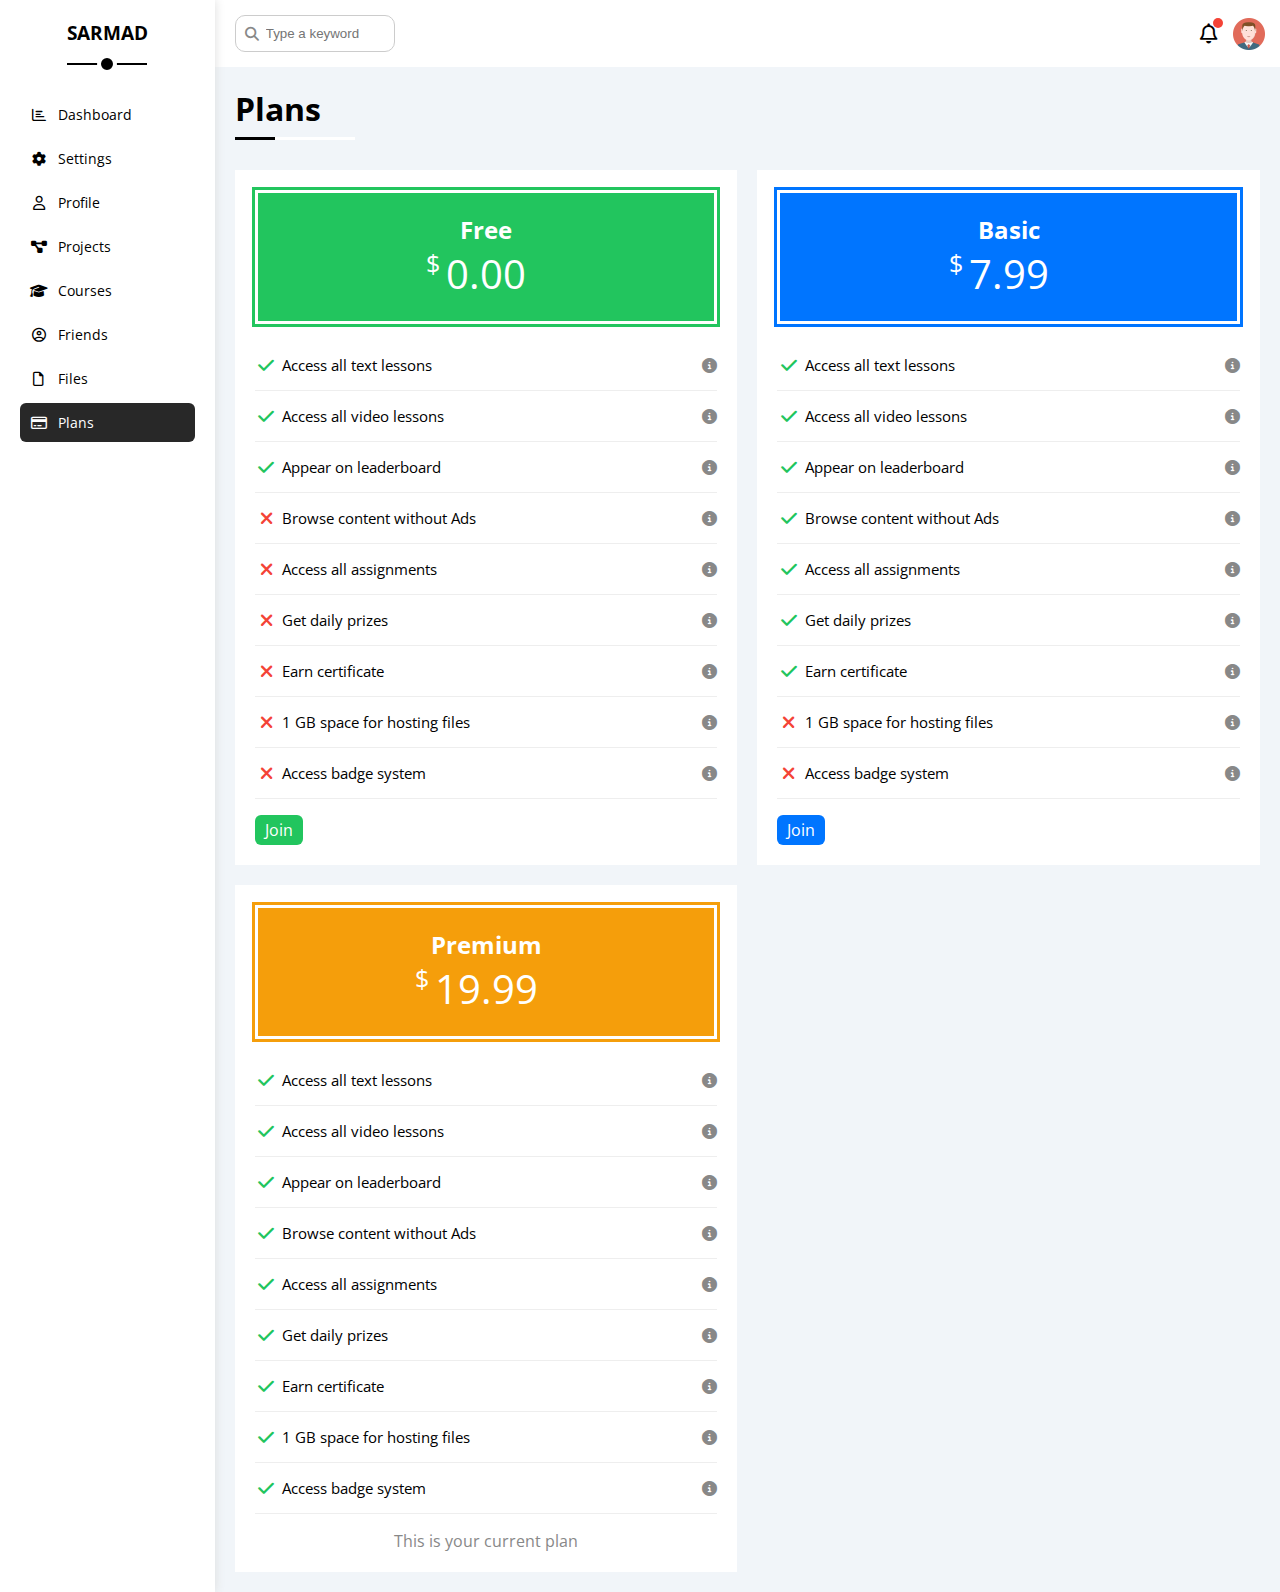
<file: plans.html>
<!DOCTYPE html>
<html lang="en">
  <head>
    <meta charset="UTF-8" />
    <meta http-equiv="X-UA-Compatible" content="IE=edge" />
    <meta name="viewport" content="width=device-width, initial-scale=1.0" />
    <title>Plans</title>
    <link rel="stylesheet" href="css/all.min.css" />
    <link rel="stylesheet" href="css/framework.css" />
    <link rel="stylesheet" href="css/master.css" />
    <link rel="preconnect" href="https://fonts.googleapis.com" />
    <link rel="preconnect" href="https://fonts.gstatic.com" crossorigin />
    <link
      href="https://fonts.googleapis.com/css2?family=Open+Sans:wght@300;500&display=swap"
      rel="stylesheet"
    />
  </head>
  <body>
    <div class="page d-flex">
      <div class="sidebar bg-white p-20 p-relative">
        <h3 class="p-relative txt-c mt-0">SARMAD</h3>
        <ul>
          <li>
            <a
              class="d-flex align-center fs-14 c-black rad-6 p-10"
              href="index.html"
            >
              <i class="fa-regular fa-chart-bar fa-fw"></i>
              <span>Dashboard</span>
            </a>
          </li>
          <li>
            <a
              class="d-flex align-center fs-14 c-black rad-6 p-10"
              href="settings.html"
            >
              <i class="fa-solid fa-gear fa-fw"></i>
              <span>Settings</span>
            </a>
          </li>
          <li>
            <a
              class="d-flex align-center fs-14 c-black rad-6 p-10"
              href="profile.html"
            >
              <i class="fa-regular fa-user fa-fw"></i>
              <span>Profile</span>
            </a>
          </li>
          <li>
            <a
              class="d-flex align-center fs-14 c-black rad-6 p-10"
              href="projects.html"
            >
              <i class="fa-solid fa-diagram-project fa-fw"></i>
              <span>Projects</span>
            </a>
          </li>
          <li>
            <a
              class="d-flex align-center fs-14 c-black rad-6 p-10"
              href="courses.html"
            >
              <i class="fa-solid fa-graduation-cap fa-fw"></i>
              <span>Courses</span>
            </a>
          </li>
          <li>
            <a
              class="d-flex align-center fs-14 c-black rad-6 p-10"
              href="friends.html"
            >
              <i class="fa-regular fa-circle-user fa-fw"></i>
              <span>Friends</span>
            </a>
          </li>
          <li>
            <a
              class="d-flex align-center fs-14 c-black rad-6 p-10"
              href="files.html"
            >
              <i class="fa-regular fa-file fa-fw"></i>
              <span>Files</span>
            </a>
          </li>
          <li>
            <a
              class="active d-flex align-center fs-14 c-black rad-6 p-10"
              href="plans.html"
            >
              <i class="fa-regular fa-credit-card fa-fw"></i>
              <span>Plans</span>
            </a>
          </li>
        </ul>
      </div>
      <div class="content w-full">
        <!-- Start head -->
        <div class="head bg-white p-15 between-flex">
          <div class="search p-relative">
            <input type="search" class="p-10" placeholder="Type a keyword" />
          </div>
          <div class="icons d-flex align-center">
            <span class="notification p-relative">
              <i class="fa-regular fa-bell fa-lg"></i>
            </span>
            <img src="imgs/avatar.png" alt="" />
          </div>
        </div>
        <!-- End head -->
        <h1 class="p-relative">Plans</h1>
        <div class="plans-page d-grid m-20 gap-20">
          <div class="plan green bg-white p-20">
            <div class="top bg-green txt-c p-20">
              <h2 class="m-0 c-white">Free</h2>
              <div class="price c-white"><span>$</span>0.00</div>
            </div>
            <ul>
              <li>
                <i class="fa-solid fa-check fa-fw yes"></i>
                <span>Access all text lessons</span>
                <i class="fa-solid fa-circle-info help"></i>
              </li>
              <li>
                <i class="fa-solid fa-check fa-fw yes"></i>
                <span>Access all video lessons</span>
                <i class="fa-solid fa-circle-info help"></i>
              </li>
              <li>
                <i class="fa-solid fa-check fa-fw yes"></i>
                <span>Appear on leaderboard</span>
                <i class="fa-solid fa-circle-info help"></i>
              </li>
              <li>
                <i class="fa-solid fa-xmark fa-fw"></i>
                <span>Browse content without Ads</span>
                <i class="fa-solid fa-circle-info help"></i>
              </li>
              <li>
                <i class="fa-solid fa-xmark fa-fw"></i>
                <span>Access all assignments</span>
                <i class="fa-solid fa-circle-info help"></i>
              </li>
              <li>
                <i class="fa-solid fa-xmark fa-fw"></i>
                <span>Get daily prizes</span>
                <i class="fa-solid fa-circle-info help"></i>
              </li>
              <li>
                <i class="fa-solid fa-xmark fa-fw"></i>
                <span>Earn certificate</span>
                <i class="fa-solid fa-circle-info help"></i>
              </li>
              <li>
                <i class="fa-solid fa-xmark fa-fw"></i>
                <span>1 GB space for hosting files</span>
                <i class="fa-solid fa-circle-info help"></i>
              </li>
              <li>
                <i class="fa-solid fa-xmark fa-fw"></i>
                <span>Access badge system</span>
                <i class="fa-solid fa-circle-info help"></i>
              </li>
            </ul>
            <a class="btn-shape bg-green c-white d-block w-fit" href="#"
              >Join</a
            >
          </div>
          <div class="plan blue bg-white p-20">
            <div class="top bg-blue txt-c p-20">
              <h2 class="m-0 c-white">Basic</h2>
              <div class="price c-white"><span>$</span>7.99</div>
            </div>
            <ul>
              <li>
                <i class="fa-solid fa-check fa-fw yes"></i>
                <span>Access all text lessons</span>
                <i class="fa-solid fa-circle-info help"></i>
              </li>
              <li>
                <i class="fa-solid fa-check fa-fw yes"></i>
                <span>Access all video lessons</span>
                <i class="fa-solid fa-circle-info help"></i>
              </li>
              <li>
                <i class="fa-solid fa-check fa-fw yes"></i>
                <span>Appear on leaderboard</span>
                <i class="fa-solid fa-circle-info help"></i>
              </li>
              <li>
                <i class="fa-solid fa-check fa-fw yes"></i>
                <span>Browse content without Ads</span>
                <i class="fa-solid fa-circle-info help"></i>
              </li>
              <li>
                <i class="fa-solid fa-check fa-fw yes"></i>
                <span>Access all assignments</span>
                <i class="fa-solid fa-circle-info help"></i>
              </li>
              <li>
                <i class="fa-solid fa-check fa-fw yes"></i>
                <span>Get daily prizes</span>
                <i class="fa-solid fa-circle-info help"></i>
              </li>
              <li>
                <i class="fa-solid fa-check fa-fw yes"></i>
                <span>Earn certificate</span>
                <i class="fa-solid fa-circle-info help"></i>
              </li>
              <li>
                <i class="fa-solid fa-xmark fa-fw"></i>
                <span>1 GB space for hosting files</span>
                <i class="fa-solid fa-circle-info help"></i>
              </li>
              <li>
                <i class="fa-solid fa-xmark fa-fw"></i>
                <span>Access badge system</span>
                <i class="fa-solid fa-circle-info help"></i>
              </li>
            </ul>
            <a class="btn-shape bg-blue c-white d-block w-fit" href="#">Join</a>
          </div>
          <div class="plan orange bg-white p-20">
            <div class="top bg-orange txt-c p-20">
              <h2 class="m-0 c-white">Premium</h2>
              <div class="price c-white"><span>$</span>19.99</div>
            </div>
            <ul>
              <li>
                <i class="fa-solid fa-check fa-fw yes"></i>
                <span>Access all text lessons</span>
                <i class="fa-solid fa-circle-info help"></i>
              </li>
              <li>
                <i class="fa-solid fa-check fa-fw yes"></i>
                <span>Access all video lessons</span>
                <i class="fa-solid fa-circle-info help"></i>
              </li>
              <li>
                <i class="fa-solid fa-check fa-fw yes"></i>
                <span>Appear on leaderboard</span>
                <i class="fa-solid fa-circle-info help"></i>
              </li>
              <li>
                <i class="fa-solid fa-check fa-fw yes"></i>
                <span>Browse content without Ads</span>
                <i class="fa-solid fa-circle-info help"></i>
              </li>
              <li>
                <i class="fa-solid fa-check fa-fw yes"></i>
                <span>Access all assignments</span>
                <i class="fa-solid fa-circle-info help"></i>
              </li>
              <li>
                <i class="fa-solid fa-check fa-fw yes"></i>
                <span>Get daily prizes</span>
                <i class="fa-solid fa-circle-info help"></i>
              </li>
              <li>
                <i class="fa-solid fa-check fa-fw yes"></i>
                <span>Earn certificate</span>
                <i class="fa-solid fa-circle-info help"></i>
              </li>
              <li>
                <i class="fa-solid fa-check fa-fw yes"></i>
                <span>1 GB space for hosting files</span>
                <i class="fa-solid fa-circle-info help"></i>
              </li>
              <li>
                <i class="fa-solid fa-check fa-fw yes"></i>
                <span>Access badge system</span>
                <i class="fa-solid fa-circle-info help"></i>
              </li>
            </ul>
            <p class="c-grey m-0 txt-c">This is your current plan</p>
          </div>
        </div>
      </div>
    </div>
  </body>
</html>
</file>
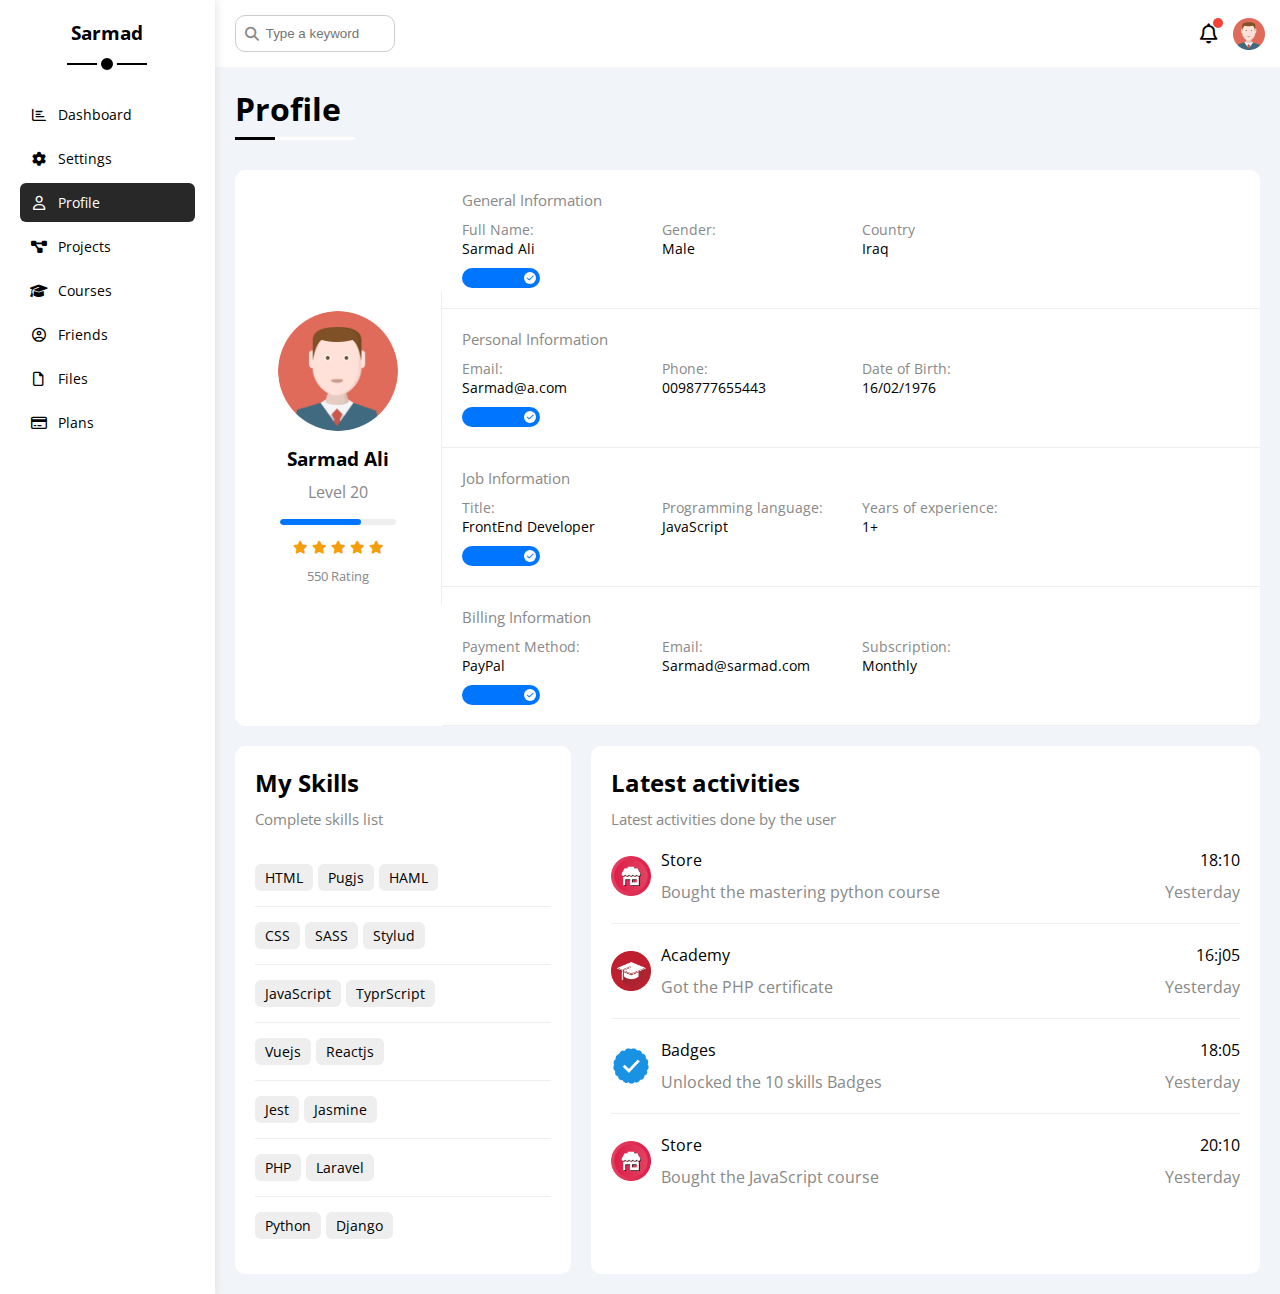
<file: profile.html>
<!DOCTYPE html>
<html lang="en">
  <head>
    <meta charset="UTF-8" />
    <meta http-equiv="X-UA-Compatible" content="IE=edge" />
    <meta name="viewport" content="width=device-width, initial-scale=1.0" />
    <title>Profile</title>
    <link rel="stylesheet" href="css/all.min.css" />
    <link rel="stylesheet" href="css/framework.css" />
    <link rel="stylesheet" href="css/master.css" />
    <link rel="preconnect" href="https://fonts.googleapis.com" />
    <link rel="preconnect" href="https://fonts.gstatic.com" crossorigin />
    <link
      href="https://fonts.googleapis.com/css2?family=Open+Sans:wght@300;500&display=swap"
      rel="stylesheet"
    />
  </head>
  <body>
    <div class="page d-flex">
      <div class="sidebar bg-white p-20 p-relative">
        <h3 class="p-relative txt-c mt-0">Sarmad</h3>
        <ul>
          <li>
            <a
              class="d-flex align-center fs-14 c-black rad-6 p-10"
              href="index.html"
            >
              <i class="fa-regular fa-chart-bar fa-fw"></i>
              <span>Dashboard</span>
            </a>
          </li>
          <li>
            <a
              class="d-flex align-center fs-14 c-black rad-6 p-10"
              href="settings.html"
            >
              <i class="fa-solid fa-gear fa-fw"></i>
              <span>Settings</span>
            </a>
          </li>
          <li>
            <a
              class="active d-flex align-center fs-14 c-black rad-6 p-10"
              href="profile.html"
            >
              <i class="fa-regular fa-user fa-fw"></i>
              <span>Profile</span>
            </a>
          </li>
          <li>
            <a
              class="d-flex align-center fs-14 c-black rad-6 p-10"
              href="projects.html"
            >
              <i class="fa-solid fa-diagram-project fa-fw"></i>
              <span>Projects</span>
            </a>
          </li>
          <li>
            <a
              class="d-flex align-center fs-14 c-black rad-6 p-10"
              href="courses.html"
            >
              <i class="fa-solid fa-graduation-cap fa-fw"></i>
              <span>Courses</span>
            </a>
          </li>
          <li>
            <a
              class="d-flex align-center fs-14 c-black rad-6 p-10"
              href="friends.html"
            >
              <i class="fa-regular fa-circle-user fa-fw"></i>
              <span>Friends</span>
            </a>
          </li>
          <li>
            <a
              class="d-flex align-center fs-14 c-black rad-6 p-10"
              href="files.html"
            >
              <i class="fa-regular fa-file fa-fw"></i>
              <span>Files</span>
            </a>
          </li>
          <li>
            <a
              class="d-flex align-center fs-14 c-black rad-6 p-10"
              href="plans.html"
            >
              <i class="fa-regular fa-credit-card fa-fw"></i>
              <span>Plans</span>
            </a>
          </li>
        </ul>
      </div>
      <div class="content w-full">
        <!-- Start head -->
        <div class="head bg-white p-15 between-flex">
          <div class="search p-relative">
            <input type="search" class="p-10" placeholder="Type a keyword" />
          </div>
          <div class="icons d-flex align-center">
            <span class="notification p-relative">
              <i class="fa-regular fa-bell fa-lg"></i>
            </span>
            <img src="imgs/avatar.png" alt="" />
          </div>
        </div>
        <!-- End head -->
        <h1 class="p-relative">Profile</h1>
        <div class="profile-page m-20">
          <!-- Start Overview -->
          <div class="overview bg-white rad-10 d-flex align-center">
            <div class="avatar-box txt-c p-20">
              <img class="mb-10 rad-half" src="imgs/avatar.png" alt="" />
              <h3 class="m-0">Sarmad Ali</h3>
              <p class="c-grey mt-10">Level 20</p>
              <div class="level rad-6 bg-eee p-relative">
                <span style="width: 70%"></span>
              </div>
              <div class="rating mt-10 mb-10">
                <i class="fa-solid fa-star c-orange fs-13"></i>
                <i class="fa-solid fa-star c-orange fs-13"></i>
                <i class="fa-solid fa-star c-orange fs-13"></i>
                <i class="fa-solid fa-star c-orange fs-13"></i>
                <i class="fa-solid fa-star c-orange fs-13"></i>
              </div>
              <p class="c-grey m-0 fs-13">550 Rating</p>
            </div>
            <div class="info-box w-full txt-c-mobile">
              <!-- Start information row -->
              <div class="box p-20 d-flex align-center">
                <h4 class="c-grey fs-15 m-0 w-full">General Information</h4>
                <div class="fs-14">
                  <span class="c-grey">Full Name: </span>
                  <span>Sarmad Ali</span>
                </div>
                <div class="fs-14">
                  <span class="c-grey">Gender: </span>
                  <span>Male</span>
                </div>
                <div class="fs-14">
                  <span class="c-grey">Country</span>
                  <span>Iraq</span>
                </div>
                <div class="fs-14">
                  <label>
                    <input class="toggle-checkbox" type="checkbox" checked />
                    <div class="toggle-switch"></div>
                  </label>
                </div>
              </div>
              <!-- End information row -->
              <!-- Start information row -->
              <div class="box p-20 d-flex align-center">
                <h4 class="c-grey fs-15 m-0 w-full">Personal Information</h4>
                <div class="fs-14">
                  <span class="c-grey">Email:</span>
                  <span>Sarmad@a.com</span>
                </div>
                <div class="fs-14">
                  <span class="c-grey">Phone:</span>
                  <span>0098777655443</span>
                </div>
                <div class="fs-14">
                  <span class="c-grey">Date of Birth:</span>
                  <span>16/02/1976</span>
                </div>
                <div class="fs-14">
                  <label>
                    <input class="toggle-checkbox" type="checkbox" checked />
                    <div class="toggle-switch"></div>
                  </label>
                </div>
              </div>
              <!-- End information row -->
              <!-- Start information row -->
              <div class="box p-20 d-flex align-center">
                <h4 class="c-grey fs-15 m-0 w-full">Job Information</h4>
                <div class="fs-14">
                  <span class="c-grey">Title:</span>
                  <span>FrontEnd Developer</span>
                </div>
                <div class="fs-14">
                  <span class="c-grey">Programming language:</span>
                  <span>JavaScript</span>
                </div>
                <div class="fs-14">
                  <span class="c-grey">Years of experience:</span>
                  <span>1+</span>
                </div>
                <div class="fs-14">
                  <label>
                    <input class="toggle-checkbox" type="checkbox" checked />
                    <div class="toggle-switch"></div>
                  </label>
                </div>
              </div>
              <!-- End information row -->
              <!-- Start information row -->
              <div class="box p-20 d-flex align-center">
                <h4 class="c-grey fs-15 m-0 w-full">Billing Information</h4>
                <div class="fs-14">
                  <span class="c-grey">Payment Method:</span>
                  <span>PayPal</span>
                </div>
                <div class="fs-14">
                  <span class="c-grey">Email:</span>
                  <span>Sarmad@sarmad.com</span>
                </div>
                <div class="fs-14">
                  <div class="c-grey">Subscription:</div>
                  <div>Monthly</div>
                </div>
                <div class="fs-14">
                  <label>
                    <input class="toggle-checkbox" type="checkbox" checked />
                    <div class="toggle-switch"></div>
                  </label>
                </div>
              </div>
              <!-- End information row -->
            </div>
          </div>
          <!-- End Overview -->
          <!-- Start Other data -->
          <div class="other-data d-flex gap-20">
            <div class="skills-card p-20 bg-white rad-10 mt-20">
              <h2 class="mt-0 mb-10">My Skills</h2>
              <p class="mt-0 mb-20 c-grey fs-15">Complete skills list</p>
              <ul class="m-0 txt-c-mobile">
                <li><span>HTML</span><span>Pugjs</span><span>HAML</span></li>
                <li><span>CSS</span><span>SASS</span><span>Stylud</span></li>
                <li><span>JavaScript</span><span>TyprScript</span></li>
                <li><span>Vuejs</span><span>Reactjs</span></li>
                <li><span>Jest</span><span>Jasmine</span></li>
                <li><span>PHP</span><span>Laravel</span></li>
                <li><span>Python</span><span>Django</span></li>
              </ul>
            </div>
            <div class="activities p-20 bg-white rad-10 mt-20">
              <h2 class="mt-0 mb-10">Latest activities</h2>
              <p class="mt-0 mb-20 c-grey fs-15">
                Latest activities done by the user
              </p>
              <div class="activity d-flex align-center txt-c-mobile">
                <img src="imgs/activity-01.png" alt="" />
                <div class="info">
                  <span class="d-block mb-10">Store</span>
                  <span class="c-grey">Bought the mastering python course</span>
                </div>
                <div class="date">
                  <span class="d-block mb-10">18:10</span>
                  <span class="c-grey">Yesterday</span>
                </div>
              </div>
              <div class="activity d-flex align-center txt-c-mobile">
                <img src="imgs/activity-02.png" alt="" />
                <div class="info">
                  <span class="d-block mb-10">Academy</span>
                  <span class="c-grey">Got the PHP certificate</span>
                </div>
                <div class="date">
                  <span class="d-block mb-10">16:j05</span>
                  <span class="c-grey">Yesterday</span>
                </div>
              </div>
              <div class="activity d-flex align-center txt-c-mobile">
                <img src="imgs/activity-03.png" alt="" />
                <div class="info">
                  <span class="d-block mb-10">Badges</span>
                  <span class="c-grey">Unlocked the 10 skills Badges</span>
                </div>
                <div class="date">
                  <span class="d-block mb-10">18:05</span>
                  <span class="c-grey">Yesterday</span>
                </div>
              </div>
              <div class="activity d-flex align-center txt-c-mobile">
                <img src="imgs/activity-01.png" alt="" />
                <div class="info">
                  <span class="d-block mb-10">Store</span>
                  <span class="c-grey">Bought the JavaScript course</span>
                </div>
                <div class="date">
                  <span class="d-block mb-10">20:10</span>
                  <span class="c-grey">Yesterday</span>
                </div>
              </div>
            </div>
          </div>
          <!-- End Other data -->
        </div>
      </div>
    </div>
  </body>
</html>
</file>
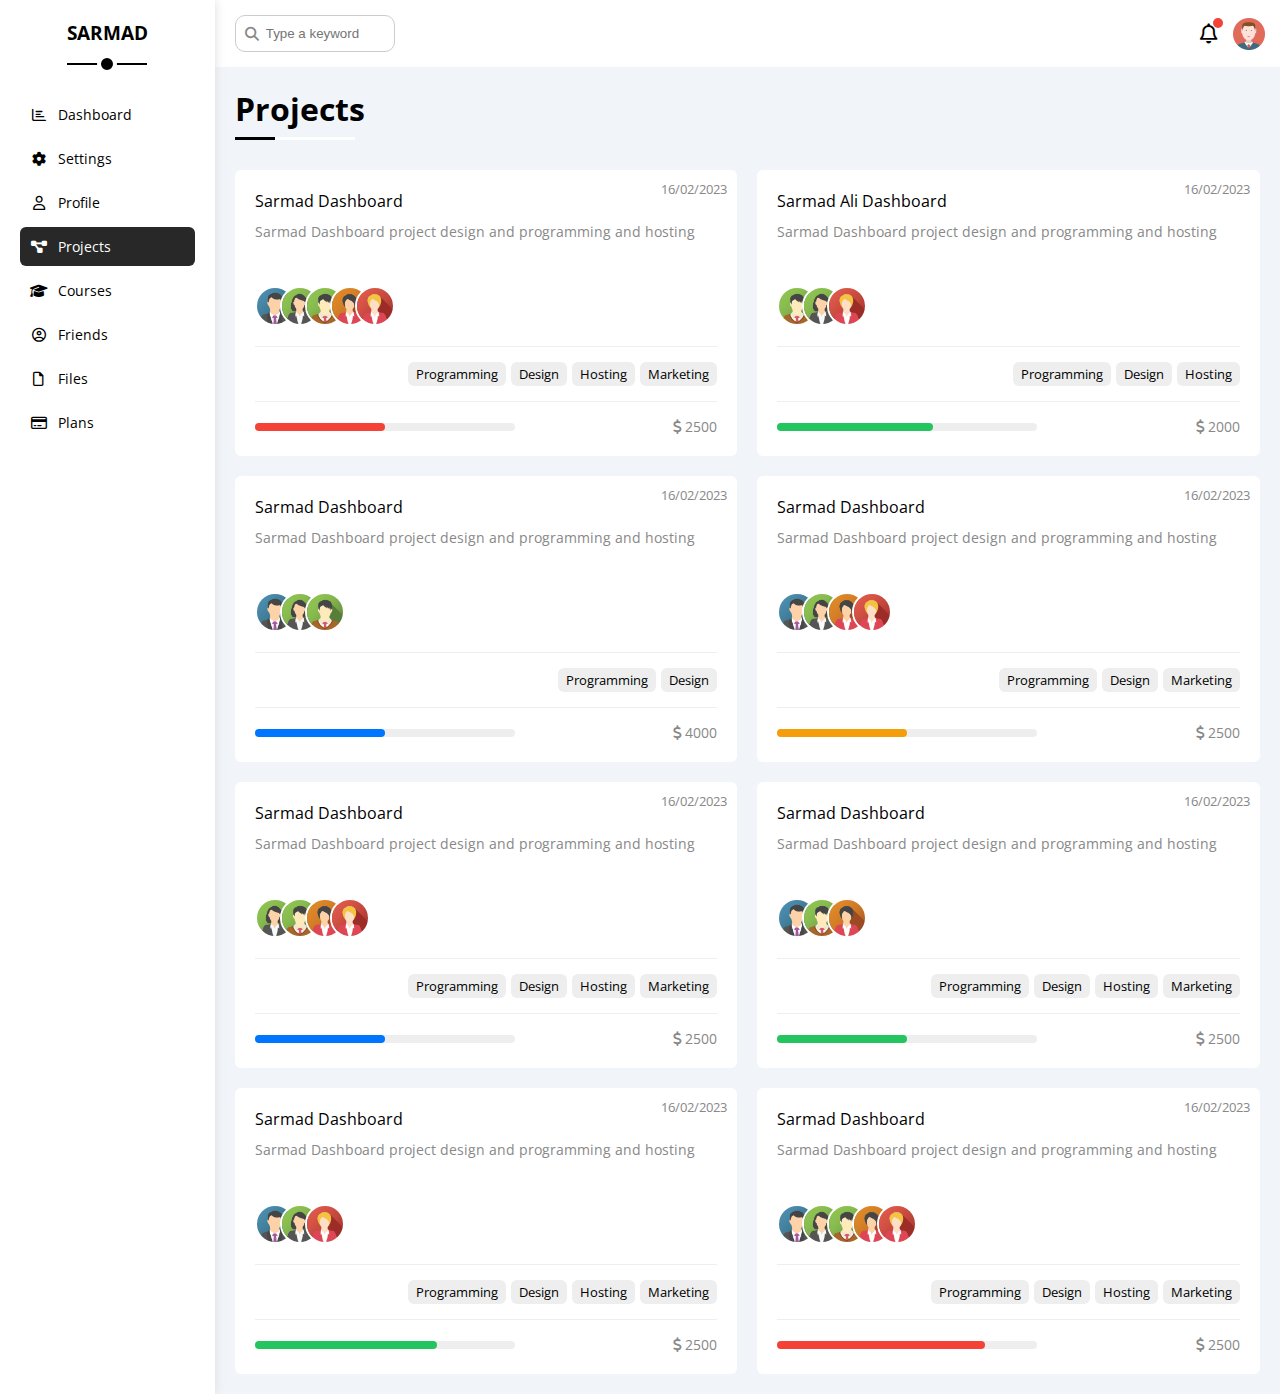
<file: projects.html>
<!DOCTYPE html>
<html lang="en">
  <head>
    <meta charset="UTF-8" />
    <meta http-equiv="X-UA-Compatible" content="IE=edge" />
    <meta name="viewport" content="width=device-width, initial-scale=1.0" />
    <title>Projects</title>
    <link rel="stylesheet" href="css/all.min.css" />
    <link rel="stylesheet" href="css/framework.css" />
    <link rel="stylesheet" href="css/master.css" />
    <link rel="preconnect" href="https://fonts.googleapis.com" />
    <link rel="preconnect" href="https://fonts.gstatic.com" crossorigin />
    <link
      href="https://fonts.googleapis.com/css2?family=Open+Sans:wght@300;500&display=swap"
      rel="stylesheet"
    />
  </head>
  <body>
    <div class="page d-flex">
      <div class="sidebar bg-white p-20 p-relative">
        <h3 class="p-relative txt-c mt-0">SARMAD</h3>
        <ul>
          <li>
            <a
              class="d-flex align-center fs-14 c-black rad-6 p-10"
              href="index.html"
            >
              <i class="fa-regular fa-chart-bar fa-fw"></i>
              <span>Dashboard</span>
            </a>
          </li>
          <li>
            <a
              class="d-flex align-center fs-14 c-black rad-6 p-10"
              href="settings.html"
            >
              <i class="fa-solid fa-gear fa-fw"></i>
              <span>Settings</span>
            </a>
          </li>
          <li>
            <a
              class="d-flex align-center fs-14 c-black rad-6 p-10"
              href="profile.html"
            >
              <i class="fa-regular fa-user fa-fw"></i>
              <span>Profile</span>
            </a>
          </li>
          <li>
            <a
              class="active d-flex align-center fs-14 c-black rad-6 p-10"
              href="projects.html"
            >
              <i class="fa-solid fa-diagram-project fa-fw"></i>
              <span>Projects</span>
            </a>
          </li>
          <li>
            <a
              class="d-flex align-center fs-14 c-black rad-6 p-10"
              href="courses.html"
            >
              <i class="fa-solid fa-graduation-cap fa-fw"></i>
              <span>Courses</span>
            </a>
          </li>
          <li>
            <a
              class="d-flex align-center fs-14 c-black rad-6 p-10"
              href="friends.html"
            >
              <i class="fa-regular fa-circle-user fa-fw"></i>
              <span>Friends</span>
            </a>
          </li>
          <li>
            <a
              class="d-flex align-center fs-14 c-black rad-6 p-10"
              href="files.html"
            >
              <i class="fa-regular fa-file fa-fw"></i>
              <span>Files</span>
            </a>
          </li>
          <li>
            <a
              class="d-flex align-center fs-14 c-black rad-6 p-10"
              href="plans.html"
            >
              <i class="fa-regular fa-credit-card fa-fw"></i>
              <span>Plans</span>
            </a>
          </li>
        </ul>
      </div>
      <div class="content w-full">
        <!-- Start head -->
        <div class="head bg-white p-15 between-flex">
          <div class="search p-relative">
            <input type="search" class="p-10" placeholder="Type a keyword" />
          </div>
          <div class="icons d-flex align-center">
            <span class="notification p-relative">
              <i class="fa-regular fa-bell fa-lg"></i>
            </span>
            <img src="imgs/avatar.png" alt="" />
          </div>
        </div>
        <!-- End head -->
        <h1 class="p-relative">Projects</h1>
        <div class="projects-page d-grid m-20 gap-20">
          <div class="project bg-white p-20 rad-6 p-relative">
            <span class="date fs-13 c-grey">16/02/2023</span>
            <h4 class="m-0">Sarmad Dashboard</h4>
            <p class="c-grey mt-10 mb-10 fs-14">
              Sarmad Dashboard project design and programming and hosting
            </p>
            <div class="team">
              <a href="#"><img src="imgs/team-01.png" alt="" /></a>
              <a href="#"><img src="imgs/team-02.png" alt="" /></a>
              <a href="#"><img src="imgs/team-03.png" alt="" /></a>
              <a href="#"><img src="imgs/team-04.png" alt="" /></a>
              <a href="#"><img src="imgs/team-05.png" alt="" /></a>
            </div>
            <div class="do d-flex">
              <span class="fs-13 rad-6 bg-eee">Programming</span>
              <span class="fs-13 rad-6 bg-eee">Design</span>
              <span class="fs-13 rad-6 bg-eee">Hosting</span>
              <span class="fs-13 rad-6 bg-eee">Marketing</span>
            </div>
            <div class="info between-flex">
              <div class="prog bg-eee">
                <span class="bg-red" style="width: 50%"></span>
              </div>
              <div class="fs-14 c-grey">
                <i class="fa-solid fa-dollar-sign"></i>
                2500
              </div>
            </div>
          </div>
          <div class="project bg-white p-20 rad-6 p-relative">
            <span class="date fs-13 c-grey">16/02/2023</span>
            <h4 class="m-0">Sarmad Ali Dashboard</h4>
            <p class="c-grey mt-10 mb-10 fs-14">
              Sarmad Dashboard project design and programming and hosting
            </p>
            <div class="team">
              <a href="#"><img src="imgs/team-03.png" alt="" /></a>
              <a href="#"><img src="imgs/team-02.png" alt="" /></a>
              <a href="#"><img src="imgs/team-05.png" alt="" /></a>
            </div>
            <div class="do d-flex">
              <span class="fs-13 rad-6 bg-eee">Programming</span>
              <span class="fs-13 rad-6 bg-eee">Design</span>
              <span class="fs-13 rad-6 bg-eee">Hosting</span>
            </div>
            <div class="info between-flex">
              <div class="prog bg-eee">
                <span class="bg-green" style="width: 60%"></span>
              </div>
              <div class="fs-14 c-grey">
                <i class="fa-solid fa-dollar-sign"></i>
                2000
              </div>
            </div>
          </div>
          <div class="project bg-white p-20 rad-6 p-relative">
            <span class="date fs-13 c-grey">16/02/2023</span>
            <h4 class="m-0">Sarmad Dashboard</h4>
            <p class="c-grey mt-10 mb-10 fs-14">
              Sarmad Dashboard project design and programming and hosting
            </p>
            <div class="team">
              <a href="#"><img src="imgs/team-01.png" alt="" /></a>
              <a href="#"><img src="imgs/team-02.png" alt="" /></a>
              <a href="#"><img src="imgs/team-03.png" alt="" /></a>
            </div>
            <div class="do d-flex">
              <span class="fs-13 rad-6 bg-eee">Programming</span>
              <span class="fs-13 rad-6 bg-eee">Design</span>
            </div>
            <div class="info between-flex">
              <div class="prog bg-eee">
                <span class="bg-blue" style="width: 50%"></span>
              </div>
              <div class="fs-14 c-grey">
                <i class="fa-solid fa-dollar-sign"></i>
                4000
              </div>
            </div>
          </div>
          <div class="project bg-white p-20 rad-6 p-relative">
            <span class="date fs-13 c-grey">16/02/2023</span>
            <h4 class="m-0">Sarmad Dashboard</h4>
            <p class="c-grey mt-10 mb-10 fs-14">
              Sarmad Dashboard project design and programming and hosting
            </p>
            <div class="team">
              <a href="#"><img src="imgs/team-01.png" alt="" /></a>
              <a href="#"><img src="imgs/team-02.png" alt="" /></a>
              <a href="#"><img src="imgs/team-04.png" alt="" /></a>
              <a href="#"><img src="imgs/team-05.png" alt="" /></a>
            </div>
            <div class="do d-flex">
              <span class="fs-13 rad-6 bg-eee">Programming</span>
              <span class="fs-13 rad-6 bg-eee">Design</span>
              <span class="fs-13 rad-6 bg-eee">Marketing</span>
            </div>
            <div class="info between-flex">
              <div class="prog bg-eee">
                <span class="bg-orange" style="width: 50%"></span>
              </div>
              <div class="fs-14 c-grey">
                <i class="fa-solid fa-dollar-sign"></i>
                2500
              </div>
            </div>
          </div>
          <div class="project bg-white p-20 rad-6 p-relative">
            <span class="date fs-13 c-grey">16/02/2023</span>
            <h4 class="m-0">Sarmad Dashboard</h4>
            <p class="c-grey mt-10 mb-10 fs-14">
              Sarmad Dashboard project design and programming and hosting
            </p>
            <div class="team">
              <a href="#"><img src="imgs/team-02.png" alt="" /></a>
              <a href="#"><img src="imgs/team-03.png" alt="" /></a>
              <a href="#"><img src="imgs/team-04.png" alt="" /></a>
              <a href="#"><img src="imgs/team-05.png" alt="" /></a>
            </div>
            <div class="do d-flex">
              <span class="fs-13 rad-6 bg-eee">Programming</span>
              <span class="fs-13 rad-6 bg-eee">Design</span>
              <span class="fs-13 rad-6 bg-eee">Hosting</span>
              <span class="fs-13 rad-6 bg-eee">Marketing</span>
            </div>
            <div class="info between-flex">
              <div class="prog bg-eee">
                <span class="bg-blue" style="width: 50%"></span>
              </div>
              <div class="fs-14 c-grey">
                <i class="fa-solid fa-dollar-sign"></i>
                2500
              </div>
            </div>
          </div>
          <div class="project bg-white p-20 rad-6 p-relative">
            <span class="date fs-13 c-grey">16/02/2023</span>
            <h4 class="m-0">Sarmad Dashboard</h4>
            <p class="c-grey mt-10 mb-10 fs-14">
              Sarmad Dashboard project design and programming and hosting
            </p>
            <div class="team">
              <a href="#"><img src="imgs/team-01.png" alt="" /></a>
              <a href="#"><img src="imgs/team-03.png" alt="" /></a>
              <a href="#"><img src="imgs/team-04.png" alt="" /></a>
            </div>
            <div class="do d-flex">
              <span class="fs-13 rad-6 bg-eee">Programming</span>
              <span class="fs-13 rad-6 bg-eee">Design</span>
              <span class="fs-13 rad-6 bg-eee">Hosting</span>
              <span class="fs-13 rad-6 bg-eee">Marketing</span>
            </div>
            <div class="info between-flex">
              <div class="prog bg-eee">
                <span class="bg-green" style="width: 50%"></span>
              </div>
              <div class="fs-14 c-grey">
                <i class="fa-solid fa-dollar-sign"></i>
                2500
              </div>
            </div>
          </div>
          <div class="project bg-white p-20 rad-6 p-relative">
            <span class="date fs-13 c-grey">16/02/2023</span>
            <h4 class="m-0">Sarmad Dashboard</h4>
            <p class="c-grey mt-10 mb-10 fs-14">
              Sarmad Dashboard project design and programming and hosting
            </p>
            <div class="team">
              <a href="#"><img src="imgs/team-01.png" alt="" /></a>
              <a href="#"><img src="imgs/team-02.png" alt="" /></a>
              <a href="#"><img src="imgs/team-05.png" alt="" /></a>
            </div>
            <div class="do d-flex">
              <span class="fs-13 rad-6 bg-eee">Programming</span>
              <span class="fs-13 rad-6 bg-eee">Design</span>
              <span class="fs-13 rad-6 bg-eee">Hosting</span>
              <span class="fs-13 rad-6 bg-eee">Marketing</span>
            </div>
            <div class="info between-flex">
              <div class="prog bg-eee">
                <span class="bg-green" style="width: 70%"></span>
              </div>
              <div class="fs-14 c-grey">
                <i class="fa-solid fa-dollar-sign"></i>
                2500
              </div>
            </div>
          </div>
          <div class="project bg-white p-20 rad-6 p-relative">
            <span class="date fs-13 c-grey">16/02/2023</span>
            <h4 class="m-0">Sarmad Dashboard</h4>
            <p class="c-grey mt-10 mb-10 fs-14">
              Sarmad Dashboard project design and programming and hosting
            </p>
            <div class="team">
              <a href="#"><img src="imgs/team-01.png" alt="" /></a>
              <a href="#"><img src="imgs/team-02.png" alt="" /></a>
              <a href="#"><img src="imgs/team-03.png" alt="" /></a>
              <a href="#"><img src="imgs/team-04.png" alt="" /></a>
              <a href="#"><img src="imgs/team-05.png" alt="" /></a>
            </div>
            <div class="do d-flex">
              <span class="fs-13 rad-6 bg-eee">Programming</span>
              <span class="fs-13 rad-6 bg-eee">Design</span>
              <span class="fs-13 rad-6 bg-eee">Hosting</span>
              <span class="fs-13 rad-6 bg-eee">Marketing</span>
            </div>
            <div class="info between-flex">
              <div class="prog bg-eee">
                <span class="bg-red" style="width: 80%"></span>
              </div>
              <div class="fs-14 c-grey">
                <i class="fa-solid fa-dollar-sign"></i>
                2500
              </div>
            </div>
          </div>
        </div>
      </div>
    </div>
  </body>
</html>
</file>
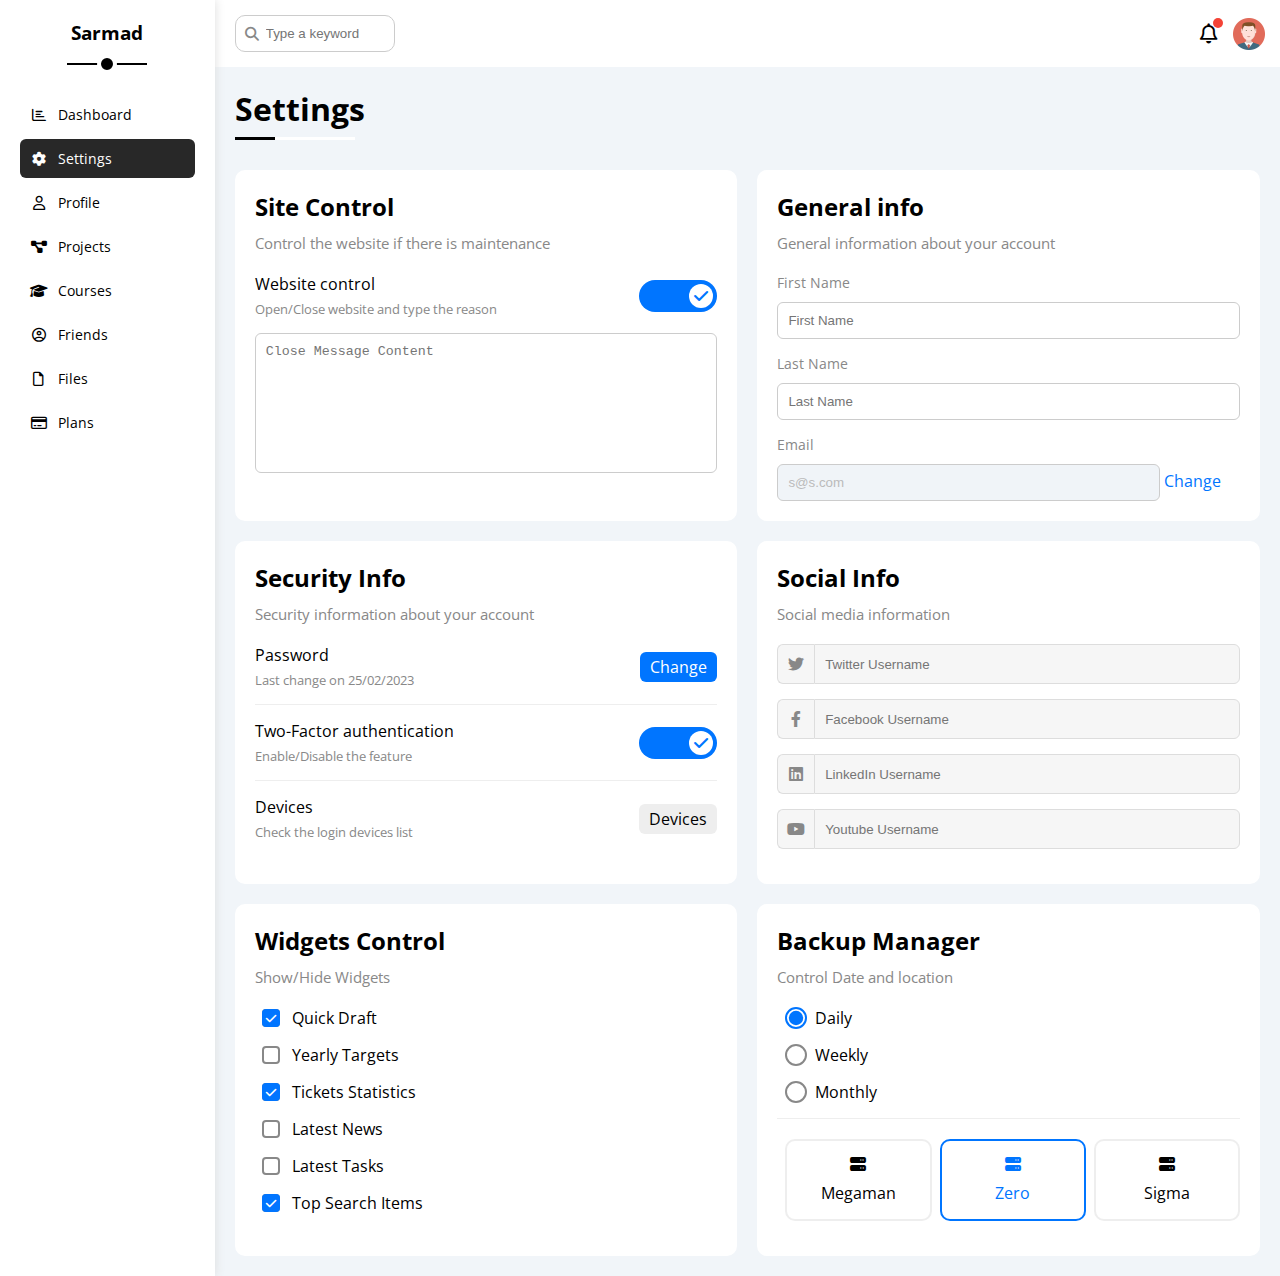
<file: settings.html>
<!DOCTYPE html>
<html lang="en">
  <head>
    <meta charset="UTF-8" />
    <meta http-equiv="X-UA-Compatible" content="IE=edge" />
    <meta name="viewport" content="width=device-width, initial-scale=1.0" />
    <title>Settings</title>
    <link rel="stylesheet" href="css/all.min.css" />
    <link rel="stylesheet" href="css/framework.css" />
    <link rel="stylesheet" href="css/master.css" />
    <link rel="preconnect" href="https://fonts.googleapis.com" />
    <link rel="preconnect" href="https://fonts.gstatic.com" crossorigin />
    <link
      href="https://fonts.googleapis.com/css2?family=Open+Sans:wght@300;500&display=swap"
      rel="stylesheet"
    />
  </head>
  <body>
    <div class="page d-flex">
      <div class="sidebar bg-white p-20 p-relative">
        <h3 class="p-relative txt-c mt-0">Sarmad</h3>
        <ul>
          <li>
            <a
              class="d-flex align-center fs-14 c-black rad-6 p-10"
              href="index.html"
            >
              <i class="fa-regular fa-chart-bar fa-fw"></i>
              <span>Dashboard</span>
            </a>
          </li>
          <li>
            <a
              class="active d-flex align-center fs-14 c-black rad-6 p-10"
              href="settings.html"
            >
              <i class="fa-solid fa-gear fa-fw"></i>
              <span>Settings</span>
            </a>
          </li>
          <li>
            <a
              class="d-flex align-center fs-14 c-black rad-6 p-10"
              href="profile.html"
            >
              <i class="fa-regular fa-user fa-fw"></i>
              <span>Profile</span>
            </a>
          </li>
          <li>
            <a
              class="d-flex align-center fs-14 c-black rad-6 p-10"
              href="projects.html"
            >
              <i class="fa-solid fa-diagram-project fa-fw"></i>
              <span>Projects</span>
            </a>
          </li>
          <li>
            <a
              class="d-flex align-center fs-14 c-black rad-6 p-10"
              href="courses.html"
            >
              <i class="fa-solid fa-graduation-cap fa-fw"></i>
              <span>Courses</span>
            </a>
          </li>
          <li>
            <a
              class="d-flex align-center fs-14 c-black rad-6 p-10"
              href="friends.html"
            >
              <i class="fa-regular fa-circle-user fa-fw"></i>
              <span>Friends</span>
            </a>
          </li>
          <li>
            <a
              class="d-flex align-center fs-14 c-black rad-6 p-10"
              href="files.html"
            >
              <i class="fa-regular fa-file fa-fw"></i>
              <span>Files</span>
            </a>
          </li>
          <li>
            <a
              class="d-flex align-center fs-14 c-black rad-6 p-10"
              href="plans.html"
            >
              <i class="fa-regular fa-credit-card fa-fw"></i>
              <span>Plans</span>
            </a>
          </li>
        </ul>
      </div>
      <div class="content w-full">
        <!-- Start head -->
        <div class="head bg-white p-15 between-flex">
          <div class="search p-relative">
            <input type="search" class="p-10" placeholder="Type a keyword" />
          </div>
          <div class="icons d-flex align-center">
            <span class="notification p-relative">
              <i class="fa-regular fa-bell fa-lg"></i>
            </span>
            <img src="imgs/avatar.png" alt="" />
          </div>
        </div>
        <!-- End head -->
        <h1 class="p-relative">Settings</h1>
        <div class="settings-page m-20 d-grid gap-20">
          <!-- Start Settings Box -->
          <div class="p-20 bg-white rad-10">
            <h2 class="mt-0 mb-10">Site Control</h2>
            <p class="mt-0 mb-20 c-grey fs-15">
              Control the website if there is maintenance
            </p>
            <div class="mb-15 between-flex">
              <div>
                <span>Website control</span>
                <p class="c-grey mt-5 mb-0 fs-13">
                  Open/Close website and type the reason
                </p>
              </div>
              <div>
                <label>
                  <input class="toggle-checkbox" type="checkbox" checked />
                  <div class="toggle-switch"></div>
                </label>
              </div>
            </div>
            <textarea
              class="close-message p-10 rad-6 d-block w-full"
              placeholder="Close Message Content"
            ></textarea>
          </div>
          <!-- End Settings Box -->
          <!-- Start Settings Box -->
          <div class="p-20 bg-white rad-10">
            <h2 class="mt-0 mb-10">General info</h2>
            <p class="mt-0 mb-20 c-grey fs-15">
              General information about your account
            </p>
            <div class="mb-15">
              <label class="fs-14 c-grey d-block mb-10" for="first"
                >First Name</label
              >
              <input
                class="b-none border-ccc p-10 rad-6 d-block w-full"
                type="text"
                id="first"
                placeholder="First Name"
              />
            </div>
            <div class="mb-15">
              <label class="fs-14 c-grey d-block mb-10" for="last"
                >Last Name</label
              >
              <input
                class="b-none border-ccc p-10 rad-6 d-block w-full"
                type="text"
                id="last"
                placeholder="Last Name"
              />
            </div>
            <div>
              <label class="fs-14 c-grey d-block mb-10" for="email"
                >Email</label
              >
              <input
                class="email b-none border-ccc p-10 rad-6 d-block w-full"
                type="email"
                id="email"
                value="s@s.com"
                disabled
              />
              <a class="c-blue" href="#">Change</a>
            </div>
          </div>
          <!-- End Settings Box -->
          <!-- Start Settings Box -->
          <div class="p-20 bg-white rad-10">
            <h2 class="mt-0 mb-10">Security Info</h2>
            <p class="mt-0 mb-20 c-grey fs-15">
              Security information about your account
            </p>
            <div class="sec-box mb-15 between-flex">
              <div>
                <span>Password</span>
                <p class="c-grey mt-5 mb-0 fs-13">Last change on 25/02/2023</p>
              </div>
              <a href="#" class="button bg-blue c-white btn-shape">Change</a>
            </div>
            <div class="sec-box mb-15 between-flex">
              <div>
                <span>Two-Factor authentication</span>
                <p class="c-grey mt-5 mb-0 fs-13">Enable/Disable the feature</p>
              </div>
              <div>
                <label>
                  <input class="toggle-checkbox" type="checkbox" checked />
                  <div class="toggle-switch"></div>
                </label>
              </div>
            </div>
            <div class="sec-box between-flex">
              <div>
                <span>Devices</span>
                <p class="c-grey mt-5 mb-0 fs-13">
                  Check the login devices list
                </p>
              </div>
              <a href="#" class="bg-eee c-black btn-shape">Devices</a>
            </div>
          </div>
          <!-- End Settings Box -->
          <!-- Start Settings Box -->
          <div class="social-boxes p-20 bg-white rad-10">
            <h2 class="mt-0 mb-10">Social Info</h2>
            <p class="mt-0 mb-20 c-grey fs-15">Social media information</p>
            <div class="d-flex align-center mb-15">
              <i class="fa-brands fa-twitter center-flex c-grey"></i>
              <input
                class="w-full"
                type="text"
                placeholder="Twitter Username"
              />
            </div>
            <div class="d-flex align-center mb-15">
              <i class="fa-brands fa-facebook-f center-flex c-grey"></i>
              <input
                class="w-full"
                type="text"
                placeholder="Facebook Username"
              />
            </div>
            <div class="d-flex align-center mb-15">
              <i class="fa-brands fa-linkedin center-flex c-grey"></i>
              <input
                class="w-full"
                type="text"
                placeholder="LinkedIn Username"
              />
            </div>
            <div class="d-flex align-center mb-15">
              <i class="fa-brands fa-youtube center-flex c-grey"></i>
              <input
                class="w-full"
                type="text"
                placeholder="Youtube Username"
              />
            </div>
          </div>
          <!-- End Settings Box -->
          <!-- Start Settings Box -->
          <div class="widgets-control p-20 bg-white rad-10">
            <h2 class="mt-0 mb-10">Widgets Control</h2>
            <p class="mt-0 mb-20 c-grey fs-15">Show/Hide Widgets</p>
            <div class="control d-flex align-center mb-15">
              <input type="checkbox" id="one" checked />
              <label for="one">Quick Draft</label>
            </div>
            <div class="control d-flex align-center mb-15">
              <input type="checkbox" id="two" />
              <label for="two">Yearly Targets</label>
            </div>
            <div class="control d-flex align-center mb-15">
              <input type="checkbox" id="three" checked />
              <label for="three">Tickets Statistics</label>
            </div>
            <div class="control d-flex align-center mb-15">
              <input type="checkbox" id="four" />
              <label for="four">Latest News</label>
            </div>
            <div class="control d-flex align-center mb-15">
              <input type="checkbox" id="five" />
              <label for="five">Latest Tasks</label>
            </div>
            <div class="control d-flex align-center mb-15">
              <input type="checkbox" id="six" checked />
              <label for="six">Top Search Items</label>
            </div>
          </div>
          <!-- End Settings Box -->
          <!-- Start Settings Box -->
          <div class="backup-control p-20 bg-white rad-10">
            <h2 class="mt-0 mb-10">Backup Manager</h2>
            <p class="mt-0 mb-20 c-grey fs-15">Control Date and location</p>
            <div class="date d-flex align-center mb-15">
              <input type="radio" name="time" id="daily" checked />
              <label for="daily">Daily</label>
            </div>
            <div class="date d-flex align-center mb-15">
              <input type="radio" name="time" id="weekly" />
              <label for="weekly">Weekly</label>
            </div>
            <div class="date d-flex align-center mb-15">
              <input type="radio" name="time" id="monthly" />
              <label for="monthly">Monthly</label>
            </div>
            <div class="servers d-flex align-center txt-c">
              <input type="radio" name="servers" id="server-one" />
              <div class="server mb-15 rad-10 w-full">
                <label class="d-block m-15" for="server-one">
                  <i class="fa-solid fa-server d-block mb-10"></i>
                  Megaman
                </label>
              </div>
              <input type="radio" name="servers" id="server-two" checked />
              <div class="server mb-15 rad-10 w-full">
                <label class="d-block m-15" for="server-two">
                  <i class="fa-solid fa-server d-block mb-10"></i>
                  Zero
                </label>
              </div>
              <input type="radio" name="servers" id="server-three" />
              <div class="server mb-15 rad-10 w-full">
                <label class="d-block m-15" for="server-three">
                  <i class="fa-solid fa-server d-block mb-10"></i>
                  Sigma
                </label>
              </div>
            </div>
          </div>
          <!-- End Settings Box -->
        </div>
      </div>
    </div>
  </body>
</html>
</file>
<file: css/framework.css>
:root {
  --blue-color: #0075ff;
  --blue-alt-color: #0d69d5;
  --orange-color: #f59e0b;
  --green-color: #22c55e;
  --red-color: #f44336;
  --grey-color: #888;
}

/* Start Box */
.d-flex {
  display: flex;
}
.f-wrap {
  flex-wrap: wrap;
}
.align-center {
  align-items: center;
}
.space-between {
  justify-content: space-between;
}
.d-grid {
  display: grid;
}
.gap-20 {
  gap: 20px;
}
.d-block {
  display: block;
}
@media (max-width: 767px) {
  .block-mobile {
    display: block;
  }
  .hide-mobile {
    display: none;
  }
}
/* End Box */

/* Start Padding + Margin */
.p-10 {
  padding: 10px;
}
.p-15 {
  padding: 15px;
}
.p-20 {
  padding: 20px;
}
.pt-10 {
  padding-top: 10px;
}
.pt-15 {
  padding-top: 15px;
}
.pt-20 {
  padding-top: 20px;
}
.pb-10 {
  padding-bottom: 10px;
}
.pb-15 {
  padding-bottom: 15px;
}
.pb-20 {
  padding-bottom: 20px;
}
.pl-15 {
  padding-left: 15px;
}
.m-0 {
  margin: 0;
}
.m-15 {
  margin: 15px;
}
.m-20 {
  margin: 20px;
}
.mt-0 {
  margin-top: 0;
}
.mt-5 {
  margin-top: 5px;
}
.mt-10 {
  margin-top: 10px;
}
.mt-15 {
  margin-top: 15px;
}
.mt-20 {
  margin-top: 20px;
}
.mt-25 {
  margin-top: 25px;
}
.mr-5 {
  margin-right: 5px;
}
.mr-10 {
  margin-right: 10px;
}
.mr-15 {
  margin-right: 15px;
}
.mb-0 {
  margin-bottom: 0;
}
.mb-5 {
  margin-bottom: 5px;
}
.mb-10 {
  margin-bottom: 10px;
}
.mb-15 {
  margin-bottom: 15px;
}
.mb-20 {
  margin-bottom: 20px;
}
.mb-25 {
  margin-bottom: 25px;
}
/* End Padding + Margin */
/* Start Color */
.bg-white {
  background-color: white;
}
.bg-blue {
  background-color: var(--blue-color);
}
.bg-eee {
  background-color: #eee;
}
.bg-orange {
  background-color: var(--orange-color);
}
.bg-green {
  background-color: var(--green-color);
}
.bg-red {
  background-color: var(--red-color);
}
.c-black {
  color: black;
}
.c-grey {
  color: var(--grey-color);
}
.c-red {
  color: var(--red-color);
}
.c-white {
  color: white;
}
.c-blue {
  color: var(--blue-color);
}
.c-orange {
  color: var(--orange-color);
}
.c-green {
  color: var(--green-color);
}
/* End Color */
/* Start Position */
.p-relative {
  position: relative;
}
.p-absolute {
  position: absolute;
}
/* End Position */
/* Start Font */
.txt-c {
  text-align: center;
}
.fs-13 {
  font-size: 13px;
}
.fs-14 {
  font-size: 14px;
}
.fs-15 {
  font-size: 15px;
}
.fs-25 {
  font-size: 25px;
}
.fw-bold {
  font-weight: bold;
}
@media (max-width: 767px) {
  .txt-c-mobile {
    text-align: center;
  }
}
/* End Font */
/* Start Border */
.rad-6 {
  border-radius: 6px;
}
.rad-10 {
  border-radius: 10px;
}
.rad-half {
  border-radius: 50%;
}
.b-none {
  border: none;
}
.border-ccc {
  border: 1px solid #ccc;
}
.border-eee {
  border: 1px solid #eee;
}
/* End Border */
/* Start Width + Height */
.w-full {
  width: 100%;
}
.w-100 {
  width: 100px;
}
.w-fit {
  width: fit-content;
}
.h-full {
  height: 100%;
}
.h-100 {
  height: 100px;
}
/* End Width + Height */
/* Start Component */
.center-flex {
  display: flex;
  align-items: center;
  justify-content: center;
}
.between-flex {
  display: flex;
  align-items: center;
  justify-content: space-between;
}
.btn-shape {
  padding: 4px 10px;
  border-radius: 6px;
}
/* End Component */
</file>
<file: css/master.css>
* {
  box-sizing: border-box;
}
body {
  font-family: "Open Sans", sans-serif;
  margin: 0;
}
*:focus {
  outline: none;
}
a {
  text-decoration: none;
}
ul {
  list-style: none;
  padding: 0;
}
::-webkit-scrollbar {
  width: 15px;
}
::-webkit-scrollbar-track {
  background-color: white;
}
::-webkit-scrollbar-thumb {
  background-color: var(--blue-color);
}
::-webkit-scrollbar-thumb:hover {
  background-color: var(--blue-alt-color);
}
.page {
  background-color: #f1f5f9;
  min-height: 100vh;
}
/* Start Sidebar */
.sidebar {
  width: 250px;
  box-shadow: 0 0 10px #ddd;
}
.sidebar > h3 {
  margin-bottom: 50px;
}
.sidebar > h3::before {
  content: "";
  background-color: black;
  width: 80px;
  height: 2px;
  position: absolute;
  bottom: -20px;
  transform: translateX(-50%);
  left: 50%;
}
.sidebar > h3::after {
  content: "";
  position: absolute;
  left: 50%;
  bottom: -29px;
  width: 12px;
  height: 12px;
  border-radius: 50%;
  background-color: black;
  border: 4px solid white;
  transform: translateX(-50%);
}
.sidebar ul li a {
  transition: 0.3s;
  margin-bottom: 5px;
}
.sidebar ul li a:hover,
.sidebar ul li a.active {
  background-color: #282828;
  color: white;
}
.sidebar ul li a span {
  font-size: 14px;
  margin-left: 10px;
}
@media (max-width: 767px) {
  .sidebar {
    width: 58px;
    padding: 10px;
  }
  .sidebar > h3 {
    font-size: 12px;
    margin-bottom: 15px;
  }
  .sidebar > h3::before,
  .sidebar > h3::after {
    display: none;
  }
  .sidebar ul li a span {
    display: none;
  }
}
/* End Sidebar */
/* Start content  */
.content {
  overflow: hidden;
}
.head .search::before {
  font-family: var(--fa-style-family-classic);
  content: "\f002";
  font-weight: 900;
  position: absolute;
  left: 15px;
  top: 50%;
  transform: translateY(-50%);
  font-size: 14px;
  color: var(--grey-color);
}
.head .search input {
  border: 1px solid #ccc;
  border-radius: 10px;
  margin-left: 5px;
  padding-left: 30px;
  width: 160px;
  transition: width 0.3s;
}
.head .search input:focus {
  width: 200px;
}
.head .search input:focus::placeholder {
  opacity: 0;
}
.head .icons .notification::before {
  content: "";
  position: absolute;
  width: 10px;
  height: 10px;
  background-color: var(--red-color);
  border-radius: 50%;
  right: -5px;
  top: -5px;
}
.head .icons img {
  width: 32px;
  height: 32px;
  margin-left: 15px;
}
.page h1 {
  margin: 20px 20px 40px;
}
.page h1::before,
.page h1::after {
  content: "";
  height: 3px;
  position: absolute;
  bottom: -10px;
  left: 0;
}
.page h1::before {
  background-color: white;
  width: 120px;
}
.page h1::after {
  background-color: black;
  width: 40px;
}
.wrapper {
  grid-template-columns: repeat(auto-fill, minmax(450px, 1fr));
  margin-left: 20px;
  margin-right: 20px;
  margin-bottom: 20px;
}
@media (max-width: 767px) {
  .wrapper {
    grid-template-columns: minmax(200px, 1fr);
    margin-left: 10px;
    margin-right: 10px;
    gap: 10px;
  }
}
/* End content  */
/* Start Welcome Widget */
.welcome {
  overflow: hidden;
}
.welcome .intro img {
  width: 200px;
  margin-bottom: -10px;
}
.welcome .avatar {
  width: 64px;
  height: 64px;
  border: 2px solid white;
  border-radius: 50%;
  padding: 2px;
  box-shadow: 0 0 5px #ddd;
  margin-left: 20px;
  margin-top: -32px;
}
.welcome .body {
  border-top: 1px solid #eee;
  border-bottom: 1px solid #eee;
}
.welcome .body > div {
  flex: 1;
}
.welcome .visit {
  margin: 0 15px 15px auto;
  transition: 0.3s;
}
.welcome .visit:hover {
  background-color: var(--blue-alt-color);
}
@media (max-width: 767px) {
  .welcome .intro {
    padding-bottom: 30px;
  }
  .welcome .avatar {
    margin-left: 0;
  }
}
.welcome .body > div:not(:last-child) {
  margin-bottom: 20px;
}
/* End Welcome Widget */
/* Start Quick Widget */
.quick-draft textarea {
  resize: none;
  min-height: 180px;
}
.quick-draft .save {
  margin-left: auto;
  transition: 0.3s;
  cursor: pointer;
}
.quick-draft .save:hover {
  background-color: var(--blue-alt-color);
}
/* End Quick Widget */
/* Start Targets */
.targets .target-row .icon {
  width: 80px;
  height: 80px;
  margin-right: 15px;
}
.targets .details {
  flex: 1;
}
.targets .details .progress {
  height: 4px;
}
.targets .details .progress > span {
  position: absolute;
  left: 0;
  top: 0;
  height: 100%;
}
.targets .details .progress > span span {
  position: absolute;
  bottom: 16px;
  right: -16px;
  color: white;
  padding: 2px 5px;
  border-radius: 6px;
  font-size: 13px;
}
.targets .details .progress > span span::after {
  content: "";
  border-color: transparent;
  border-width: 5px;
  border-style: solid;
  position: absolute;
  bottom: -10px;
  left: 50%;
  transform: translateX(-50%);
}
.targets .details .progress > .blue span::after {
  border-top-color: var(--blue-color);
}
.targets .details .progress > .orange span::after {
  border-top-color: var(--orange-color);
}
.targets .details .progress > .green span::after {
  border-top-color: var(--green-color);
}
.blue .icon,
.blue .progress {
  background-color: rgb(0 117 255 / 20%);
}
.orange .icon,
.orange .progress {
  background-color: rgb(245 158 11 / 20%);
}
.green .icon,
.green .progress {
  background-color: rgb(34 197 94 / 20%);
}
/* End Targets */
/* Start Tickets */
.tickets .box {
  border: 1px solid #ccc;
  width: calc(50% - 10px);
}
@media (max-width: 767px) {
  .tickets .box {
    width: 100%;
  }
}
/* End Tickets */
/* Start Latest News  */
.latest-news .news-row:not(:last-of-type) {
  margin-bottom: 20px;
  padding-bottom: 20px;
  border-bottom: 1px solid #eee;
}
.latest-news .news-row img {
  width: 100px;
  border-radius: 6px;
  margin-right: 15px;
}
.latest-news .info {
  flex-grow: 1;
}
.latest-news .info h3 {
  margin: 0 0 6px;
  font-size: 16px;
}
@media (max-width: 767px) {
  .latest-news .news-row {
    display: block;
  }
  .latest-news .news-row .label {
    margin: 10px auto;
    width: fit-content;
  }
}
/* End Latest News  */
/* Start Tasks */
.tasks .task-row:not(:last-of-type) {
  margin-bottom: 15px;
  padding-bottom: 15px;
  border-bottom: 1px solid #eee;
}
.tasks .info {
  flex-grow: 1;
}
.tasks .done {
  opacity: 0.3;
}
.tasks .done h3,
.tasks .done p {
  text-decoration: line-through;
}
.tasks .delete {
  cursor: pointer;
  transition: 0.3s;
}
.tasks .delete:hover {
  color: var(--red-color);
  scale: 1.5;
}
/* End Tasks */
/* Start Latest Upload */
.latest-uploads ul li:not(:last-child) {
  border-bottom: 1px solid #eee;
}
.latest-uploads ul li img {
  width: 40px;
  height: 40px;
}
/* End Latest Upload*/
/* Start last project */
.last-project ul::before {
  content: "";
  position: absolute;
  left: 11px;
  width: 2px;
  height: 100%;
  background-color: var(--blue-color);
}
.last-project ul li::before {
  content: "";
  width: 20px;
  height: 20px;
  display: block;
  border-radius: 50%;
  background-color: white;
  border: 2px solid white;
  outline: 2px solid var(--blue-color);
  margin-right: 15px;
  z-index: 1;
}
.last-project ul li.done::before {
  background-color: var(--blue-color);
}
.last-project ul li.current::before {
  animation: change-color 0.8s infinite alternate;
}
.last-project .launch-icon {
  position: absolute;
  width: 160px;
  right: 0;
  bottom: 0;
  opacity: 0.3;
}
/* End last project */
/* Start Reminder */
.reminders ul li .key {
  width: 15px;
  height: 15px;
}
.reminders ul li > .blue {
  border-left: 2px solid var(--blue-color);
}
.reminders ul li .green {
  border-left: 2px solid var(--green-color);
}
.reminders ul li > .orange {
  border-left: 2px solid var(--orange-color);
}
.reminders ul li > .red {
  border-left: 2px solid var(--red-color);
}
/* End Reminder */
/* Start latest post */
.latest-post .avatar {
  width: 48px;
  height: 48px;
}
.latest-post .post-content {
  text-transform: capitalize;
  line-height: 1.8;
  border-top: 1px solid #eee;
  border-bottom: 1px solid #eee;
  min-height: 140px;
}
/* End latest post */
/* Start social media */
.social-media .box {
  padding-left: 70px;
}
.social-media .box i {
  position: absolute;
  left: 0;
  top: 0;
  width: 52px;
  transition: 0.3s;
}
.social-media .box i:hover {
  transform: rotate(5deg);
}
.social-media .twitter {
  background-color: rgb(29 161 242 / 20%);
  color: #1da1f2;
}
.social-media .twitter i,
.social-media .twitter a {
  background-color: #1da1f2;
}
.social-media .facebook {
  background-color: rgb(29 119 242 / 20%);
  color: #1877f2;
}
.social-media .facebook i,
.social-media .facebook a {
  background-color: #1877f2;
}
.social-media .youtube {
  background-color: rgb(255 0 0 / 20%);
  color: #ff0000;
}
.social-media .youtube i,
.social-media .youtube a {
  background-color: #ff0000;
}
.social-media .linkedin {
  background-color: rgb(0 119 181 / 20%);
  color: #0a66c2;
}
.social-media .linkedin i,
.social-media .linkedin a {
  background-color: #0a66c2;
}
/* End social media */
/* Start projects table */
.projects .responsive-table {
  overflow: auto;
}
.projects table {
  min-width: 1000px;
  border-spacing: 0;
}
.projects thead td {
  background-color: #eee;
  font-weight: bold;
}
.projects table td {
  padding: 15px;
}
.projects tbody td {
  border-bottom: 1px solid #eee;
  border-left: 1px solid #eee;
  transition: 0.3s;
}
.projects table tbody tr td:last-child {
  border-right: 1px solid #eee;
}
.projects tbody tr:hover td {
  background-color: #faf7f7;
}
.projects table img {
  width: 32px;
  height: 32px;
  border-radius: 50%;
  padding: 2px;
  background-color: white;
}
.projects table img:not(:first-child) {
  margin-left: -20px;
}
.projects table .label {
  font-size: 13px;
}
/* End projects table */
/* Start Settings */
.settings-page {
  grid-template-columns: repeat(auto-fill, minmax(500px, 1fr));
}
@media (max-width: 767px) {
  .settings-page {
    grid-template-columns: repeat(minmax(100px, 1fr));
    margin-left: 10px;
    margin-right: 10px;
    gap: 10px;
  }
}
.settings-page .close-message {
  border: 1px solid #ccc;
  resize: none;
  min-height: 140px;
}
.settings-page .email {
  display: inline-flex;
  width: calc(100% - 80px);
}
.settings-page .sec-box {
  padding-bottom: 15px;
}
.settings-page .sec-box:not(:last-of-type) {
  border-bottom: 1px solid #eee;
}
.settings-page .sec-box .button {
  transition: 0.3s;
}
.settings-page .sec-box .button:hover {
  background-color: var(--blue-alt-color);
}
.settings-page .social-boxes i {
  width: 40px;
  height: 40px;
  background-color: #f6f6f6;
  border: 1px solid #ddd;
  border-right: none;
  border-radius: 6px 0 0 6px;
  transition: 0.3s;
}
.settings-page .social-boxes input {
  height: 40px;
  background-color: #f6f6f6;
  border: 1px solid #ddd;
  padding-left: 10px;
  border-radius: 0 6px 6px 0;
}
.settings-page .social-boxes > div:focus-within i {
  color: black;
}
.widgets-control .control input[type="checkbox"] {
  -webkit-appearance: none;
  appearance: none;
}
.widgets-control .control label {
  padding-left: 30px;
  cursor: pointer;
  position: relative;
}
.widgets-control .control label::before {
  content: "";
  position: absolute;
  left: 0;
  top: 50%;
  width: 14px;
  height: 14px;
  border-radius: 4px;
  border: 2px solid var(--grey-color);
  margin-top: -9px;
}
.widgets-control .control label:hover::before {
  border-color: var(--blue-alt-color);
}

.widgets-control .control label::after {
  font-family: var(--fa-style-family-classic);
  content: "\f00c";
  font-weight: 900;
  position: absolute;
  left: 0;
  top: 50%;
  margin-top: -9px;
  border-radius: 4px;
  background-color: var(--blue-color);
  color: white;
  font-size: 12px;
  width: 18px;
  height: 18px;
  display: flex;
  justify-content: center;
  align-items: center;
  transform: scale(0) rotate(360deg);
  transition: 0.3s;
}
.widgets-control .control input[type="checkbox"]:checked + label::after {
  transform: scale(1);
}
.backup-control input[type="radio"] {
  -webkit-appearance: none;
  appearance: none;
}
.backup-control .date label {
  padding-left: 30px;
  cursor: pointer;
  position: relative;
}
.backup-control .date label::before {
  content: "";
  position: absolute;
  top: 50%;
  left: 0;
  margin-top: -11px;
  width: 18px;
  height: 18px;
  border: 2px solid var(--grey-color);
  border-radius: 50%;
}
.backup-control .date label::after {
  content: "";
  position: absolute;
  left: 5px;
  top: 5px;
  width: 12px;
  height: 12px;
  background-color: var(--blue-color);
  border-radius: 50%;
  transition: 0.3s;
  transform: scale(0);
}
.backup-control .date input[type="radio"]:checked + label::before {
  border-color: var(--blue-color);
}
.backup-control .date input[type="radio"]:checked + label::after {
  transform: scale(1.2);
}
.backup-control .servers {
  border-top: 1px solid #eee;
  padding-top: 20px;
}
@media (max-width: 767px) {
  .backup-control .servers {
    flex-wrap: wrap;
    width: 60%;
  }
}
.backup-control .servers .server {
  border: 2px solid #eee;
  position: relative;
}
.backup-control .servers .server label {
  cursor: pointer;
}
.backup-control .servers input[type="radio"]:checked + .server {
  border-color: var(--blue-color);
  color: var(--blue-color);
}
.toggle-checkbox {
  -webkit-appearance: none;
  appearance: none;
  display: none;
}
.toggle-switch {
  background-color: #ccc;
  width: 78px;
  height: 32px;
  border-radius: 16px;
  position: relative;
  transition: 0.3s;
  cursor: pointer;
}
.toggle-switch::before {
  font-family: var(--fa-style-family-classic);
  content: "\f00d";
  font-weight: 900;
  background-color: white;
  width: 24px;
  height: 24px;
  position: absolute;
  border-radius: 50%;
  top: 4px;
  left: 4px;
  display: flex;
  justify-content: center;
  align-items: center;
  color: #aaa;
  transition: 0.3s;
}
.toggle-checkbox:checked + .toggle-switch {
  background-color: var(--blue-color);
}
.toggle-checkbox:checked + .toggle-switch::before {
  content: "\f00c";
  left: 50px;
  color: var(--blue-color);
}
.settings-page :disabled {
  cursor: no-drop;
  background-color: #f0f4f8;
  color: #bbb;
}
/* End Settings */
/* Start profile page */
@media (max-width: 767px) {
  .profile-page .overview {
    flex-direction: column;
  }
}
.profile-page .avatar-box {
  width: 250px;
}
@media (min-width: 768px) {
  .profile-page .avatar-box {
    border-right: 1px solid #eee;
  }
}
.profile-page .avatar-box > img {
  width: 120px;
  height: 120px;
}
.profile-page .avatar-box .level {
  height: 6px;
  overflow: hidden;
  margin: auto;
  width: 70%;
}
.profile-page .avatar-box .level span {
  position: absolute;
  left: 0;
  top: 0;
  height: 100%;
  background-color: var(--blue-color);
  border-radius: 6px;
}
.profile-page .info-box .box {
  flex-wrap: wrap;
  border-bottom: 1px solid #eee;
  transition: 0.3s;
}
.profile-page .info-box .box:hover {
  background-color: #f9f9f9;
}
.profile-page .info-box .box > div {
  min-width: 200px;
  padding: 10px 0 0;
}
.profile-page .info-box .box h4 {
  font-weight: normal;
}
.profile-page .info-box .box span {
  display: block;
  width: fit-content;
}

/* Start Toggle */
.profile-page .info-box .toggle-switch {
  height: 20px;
}
@media (max-width: 767px) {
  .profile-page .info-box .toggle-switch {
    margin: auto;
  }
}
.profile-page .info-box .toggle-switch::before {
  width: 12px;
  height: 12px;
  font-size: 8px;
}
.profile-page .info-box .toggle-checkbox:checked + .toggle-switch::before {
  left: 62px;
}
/* End Toggle */
@media (max-width: 767px) {
  .profile-page .other-data {
    flex-direction: column;
  }
}
.profile-page .skills-card {
  flex-grow: 1;
}
.profile-page .skills-card ul li {
  padding: 15px 0;
}
.profile-page .skills-card ul li:not(:last-child) {
  border-bottom: 1px solid #eee;
}
.profile-page .skills-card ul li span {
  display: inline-flex;
  padding: 4px 10px;
  background-color: #eee;
  border-radius: 6px;
  font-size: 14px;
}
.profile-page .skills-card ul li span:not(:last-child) {
  margin-right: 5px;
}
.profile-page .activities {
  flex-grow: 2;
}
.profile-page .activity:not(:last-of-type) {
  border-bottom: 1px solid #eee;
  padding-bottom: 20px;
  margin-bottom: 20px;
}
.profile-page .activity img {
  width: 40px;
  height: 40px;
  margin-right: 10px;
}
@media (min-width: 768px) {
  .profile-page .activity .date {
    margin-left: auto;
    text-align: right;
  }
}
@media (max-width: 767px) {
  .profile-page .activity {
    flex-direction: column;
  }
  .profile-page .activity img {
    margin-right: 0;
    margin-bottom: 15px;
  }
  .profile-page .activity .date {
    margin-top: 15px;
  }
}
/* End profile page */
/* Start Projects */
.projects-page {
  grid-template-columns: repeat(auto-fill, minmax(500px, 1fr));
}
@media (max-width: 767px) {
  .projects-page {
    grid-template-columns: minmax(200px, 1fr);
    margin-left: 10px;
    margin-right: 10px;
    gap: 10px;
  }
}
.projects-page .project .date {
  position: absolute;
  right: 10px;
  top: 10px;
}
.projects-page .project h4 {
  font-weight: normal;
}
.projects-page .project .team {
  position: relative;
  min-height: 80px;
}
.projects-page .project .team a {
  position: absolute;
  left: 0;
  bottom: 0;
}
.projects-page .project .team a:nth-child(2) {
  left: 25px;
}
.projects-page .project .team a:nth-child(3) {
  left: 50px;
}
.projects-page .project .team a:nth-child(4) {
  left: 75px;
}
.projects-page .project .team a:nth-child(5) {
  left: 100px;
}
.projects-page .project .team a:hover {
  z-index: 1000;
}
.projects-page .project .team img {
  width: 40px;
  height: 40px;
  border-radius: 50%;
  border: 2px solid white;
}
.projects-page .project .do {
  justify-content: flex-end;
  border-top: 1px solid #eee;
  padding-top: 15px;
  margin-top: 15px;
}
@media (max-width: 767px) {
  .projects-page .project .do {
    flex-direction: column;
  }
}
.projects-page .project .do span {
  padding: 3px 8px;
  margin-left: 5px;
  width: fit-content;
}
@media (max-width: 767px) {
  .projects-page .project .do span:not(:last-child) {
    margin-bottom: 15px;
  }
}
.projects-page .project .info {
  border-top: 1px solid #eee;
  margin-top: 15px;
  padding-top: 15px;
}
@media (max-width: 767px) {
  .projects-page .project .info {
    flex-direction: column;
  }
}
.projects-page .project .prog {
  height: 8px;
  width: 260px;
  position: relative;
  border-radius: 6px;
}
@media (max-width: 767px) {
  .projects-page .project .prog {
    margin-bottom: 15px;
  }
}
.projects-page .project .prog span {
  position: absolute;
  left: 0;
  top: 0;
  height: 100%;
  border-radius: 6px;
}
/* End Projects */
/* Start Courses */
.courses-page {
  grid-template-columns: repeat(auto-fill, minmax(300px, 1fr));
}
@media (max-width: 767px) {
  .courses-page {
    grid-template-columns: minmax(200px, 1fr);
    margin-left: 10px;
    margin-right: 10px;
    gap: 10px;
  }
}
.courses-page .course {
  overflow: hidden;
}
.courses-page .course .cover {
  max-width: 100%;
}
.courses-page .course .instructor {
  position: absolute;
  width: 64px;
  height: 64px;
  border-radius: 50%;
  top: 20px;
  left: 20px;
  border: 2px solid white;
}
.courses-page .course .description {
  line-height: 1.6;
}
.courses-page .course .info {
  border-top: 1px solid #eee;
  font-size: 13px;
}
.courses-page .course .info .title {
  position: absolute;
  left: 50%;
  top: -13px;
  transform: translateX(-50%);
  font-size: 13px;
}
/* End Courses */
/* Start Friends */
.friends-page {
  grid-template-columns: repeat(auto-fill, minmax(300px, 1fr));
}
@media (max-width: 767px) {
  .friends-page {
    grid-template-columns: minmax(200px, 1fr);
    margin-left: 10px;
    margin-right: 10px;
    gap: 10px;
  }
}
.friends-page .contact {
  position: absolute;
  left: 10px;
  top: 10px;
}
.friends-page .contact i {
  background-color: #eee;
  padding: 10px;
  border-radius: 50%;
  color: #666;
  font-size: 13px;
  cursor: pointer;
  transition: 0.3s;
}

.friends-page .contact i:hover {
  background-color: var(--blue-color);
  color: white;
}
.friends-page .friend .icons {
  border-top: 1px solid #eee;
  border-bottom: 1px solid #eee;
  margin-top: 15px;
  margin-bottom: 15px;
  padding-top: 15px;
  padding-bottom: 15px;
}
.friends-page .friend .icons i {
  margin-right: 5px;
}
.friends-page .friend .icons .vip {
  position: absolute;
  right: 0;
  top: 50%;
  transform: translateY(-50%);
  font-size: 40px;
  opacity: 0.4;
}
/* End Friends */
/* Start Files */
.files-page {
  flex-direction: row-reverse;
  align-items: flex-start;
}
@media (max-width: 767px) {
  .files-page {
    flex-direction: column;
    align-items: normal;
  }
}
.files-page .files-stats {
  min-width: 260px;
}
.files-page .files-stats .icon {
  width: 40px;
  height: 40px;
  margin-right: 10px;
}
.files-page .files-stats .size {
  margin-left: auto;
}
.files-page .files-stats .blue {
  background-color: rgb(0 117 255 / 20%);
}
.files-page .files-stats .green {
  background-color: rgb(34 197 94 / 20%);
}
.files-page .files-stats .red {
  background-color: rgb(244 67 54 / 20%);
}
.files-page .files-stats .orange {
  background-color: rgb(245 158 11 / 20%);
}
.files-page .files-stats .upload {
  margin: 15px auto 0;
  padding: 10px 15px;
  transition: 0.3s;
}
.files-page .files-stats .upload:hover {
  background-color: var(--blue-alt-color);
}
.files-page .files-stats .upload:hover i {
  animation: go-up 0.8s infinite;
}
.files-page .files-content {
  flex: 1;
  grid-template-columns: repeat(auto-fill, minmax(200px, 1fr));
}
.files-page .files-content img {
  width: 64px;
  height: 64px;
  transition: 0.3s;
}
.files-page .files-content .file:hover img {
  transform: rotate(5deg);
}
.files-page .files-content .info {
  border-top: 1px solid #eee;
}
/* End Files */
/* Start Plans page */
.plans-page {
  grid-template-columns: repeat(auto-fill, minmax(450px, 1fr));
}
@media (max-width: 767px) {
  .plans-page {
    grid-template-columns: minmax(250px, 1fr);
    margin-left: 10px;
    margin-right: 10px;
    gap: 10px;
  }
}
.plans-page .plan .top {
  border: 3px solid white;
  outline: 3px solid transparent;
}
.plans-page .plan.green .top {
  outline-color: var(--green-color);
}
.plans-page .plan.blue .top {
  outline-color: var(--blue-color);
}
.plans-page .plan.orange .top {
  outline-color: var(--orange-color);
}
.plans-page .plan .price {
  position: relative;
  font-size: 40px;
  width: fit-content;
  margin: auto;
}
.plans-page .plan .price span {
  position: absolute;
  left: -20px;
  top: 0;
  font-size: 25px;
}
.plans-page .plan ul li {
  padding: 15px 0;
  display: flex;
  align-items: center;
  font-size: 15px;
  border-bottom: 1px solid #eee;
}
.plans-page .plan ul li .yes {
  color: var(--green-color);
}
.plans-page .plan ul li i:not(.yes, .help) {
  color: var(--red-color);
}
.plans-page .plan ul li i:first-child {
  font-size: 18px;
  margin-right: 5px;
}
.plans-page .plan ul li .help {
  color: var(--grey-color);
  margin-left: auto;
  cursor: pointer;
}

/* End Plans page */

/* Start animation */
@keyframes change-color {
  from {
    background-color: var(--blue-color);
  }
  to {
    background-color: white;
  }
}
@keyframes go-up {
  0%,
  100% {
    transform: translateY(0);
  }
  50% {
    transform: translateY(-5px);
  }
}
/* End  animation */
</file>
